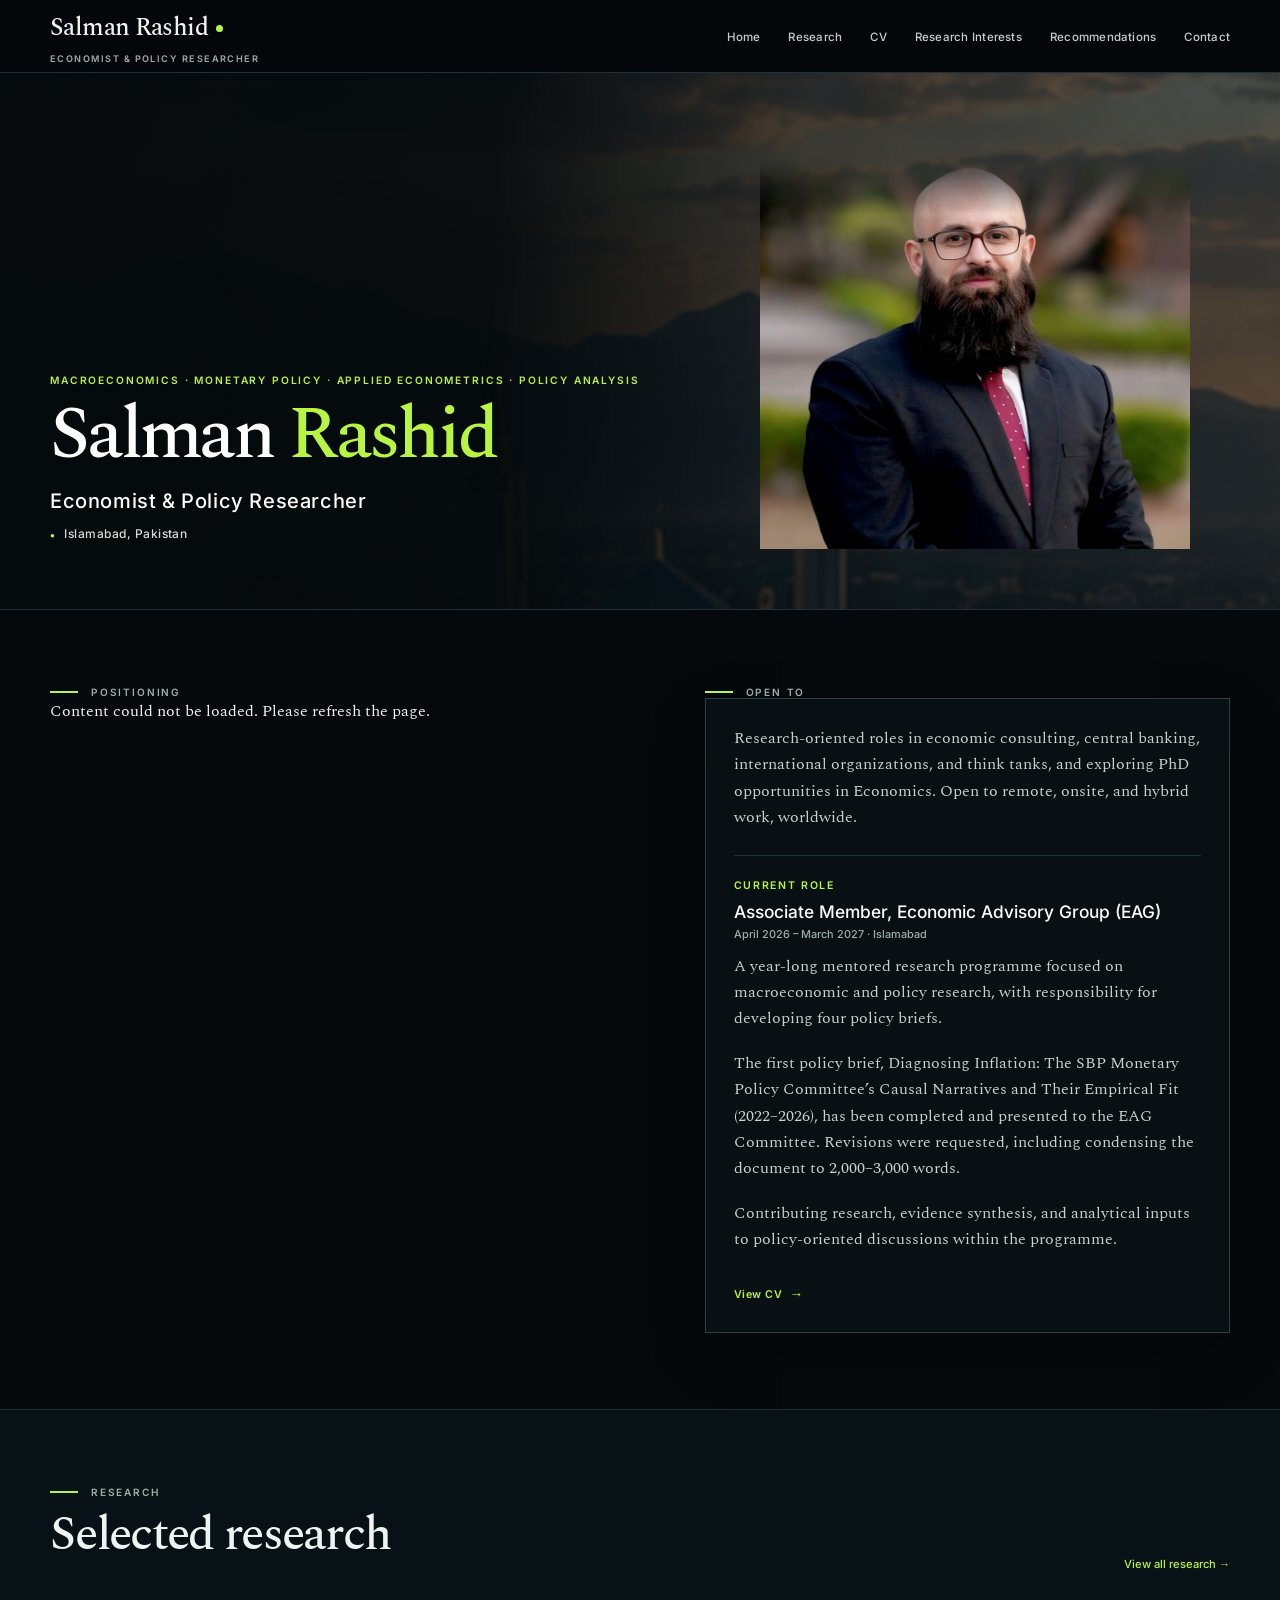
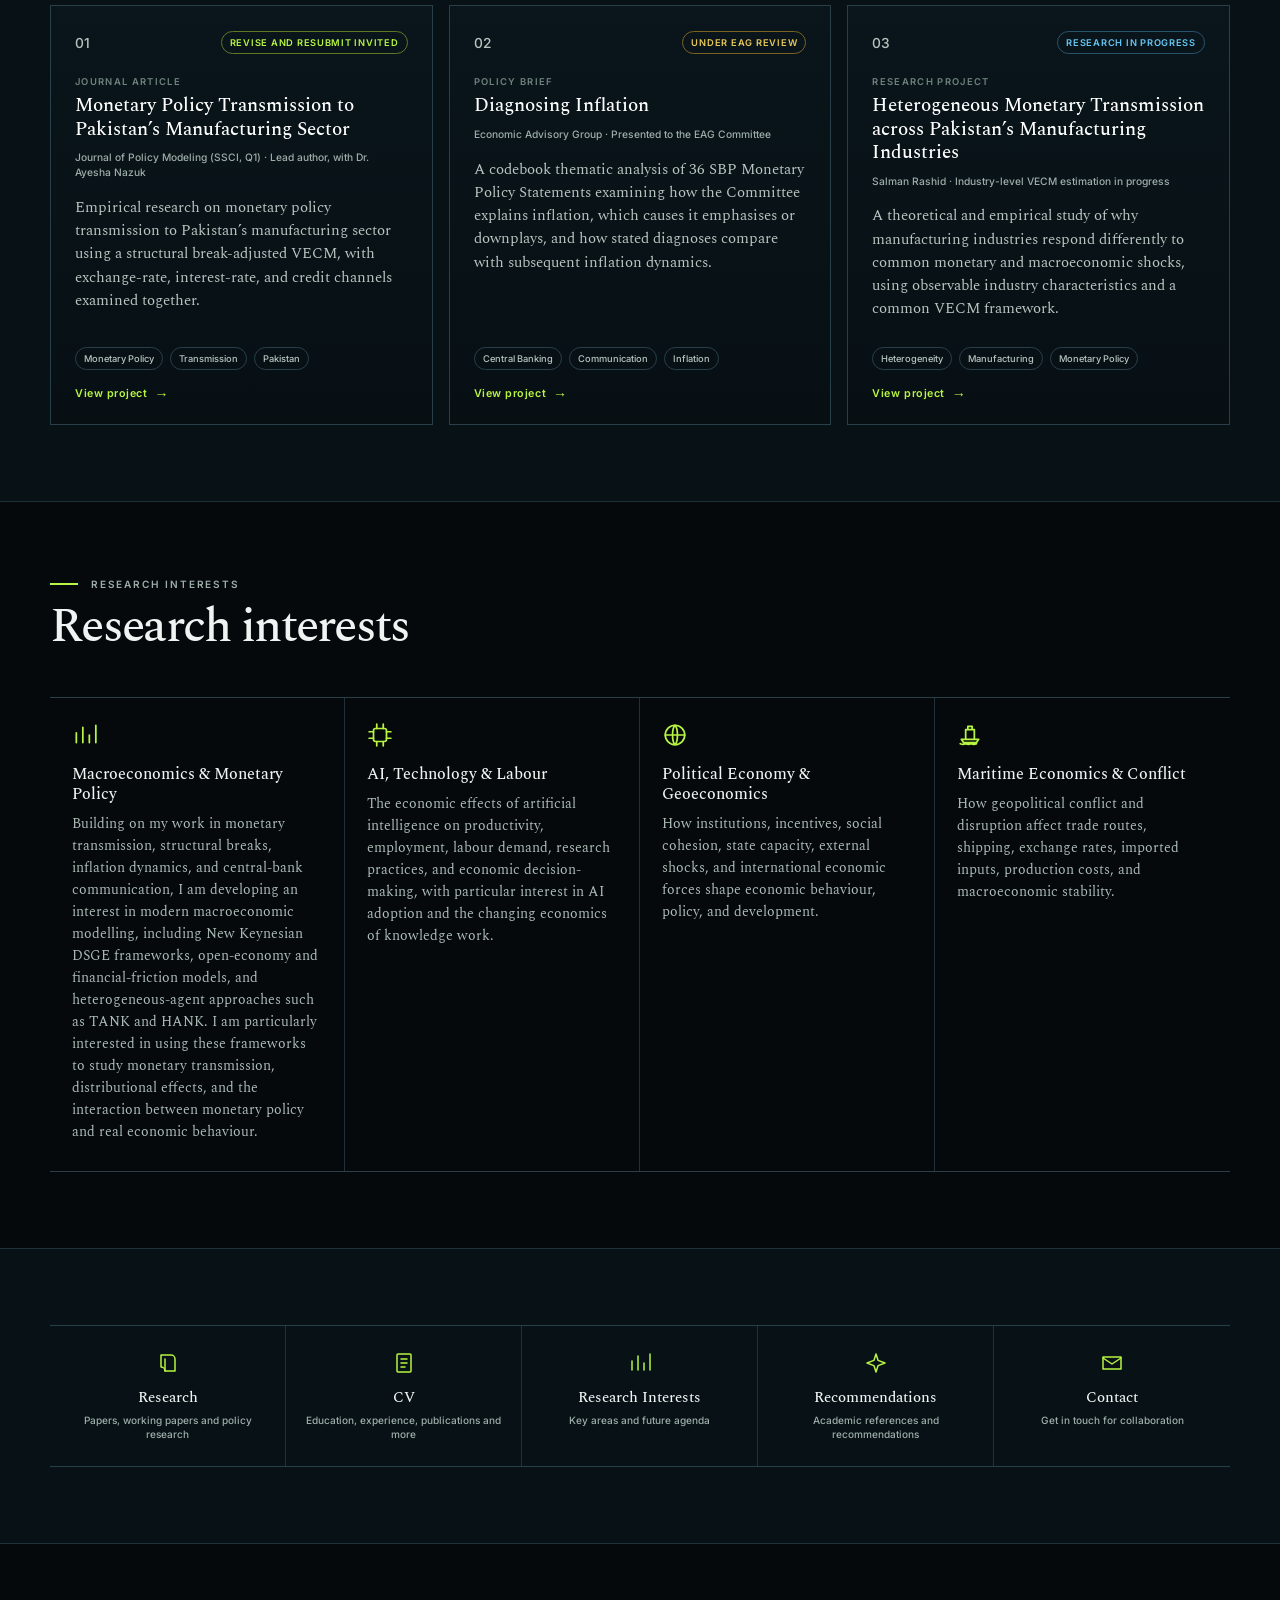
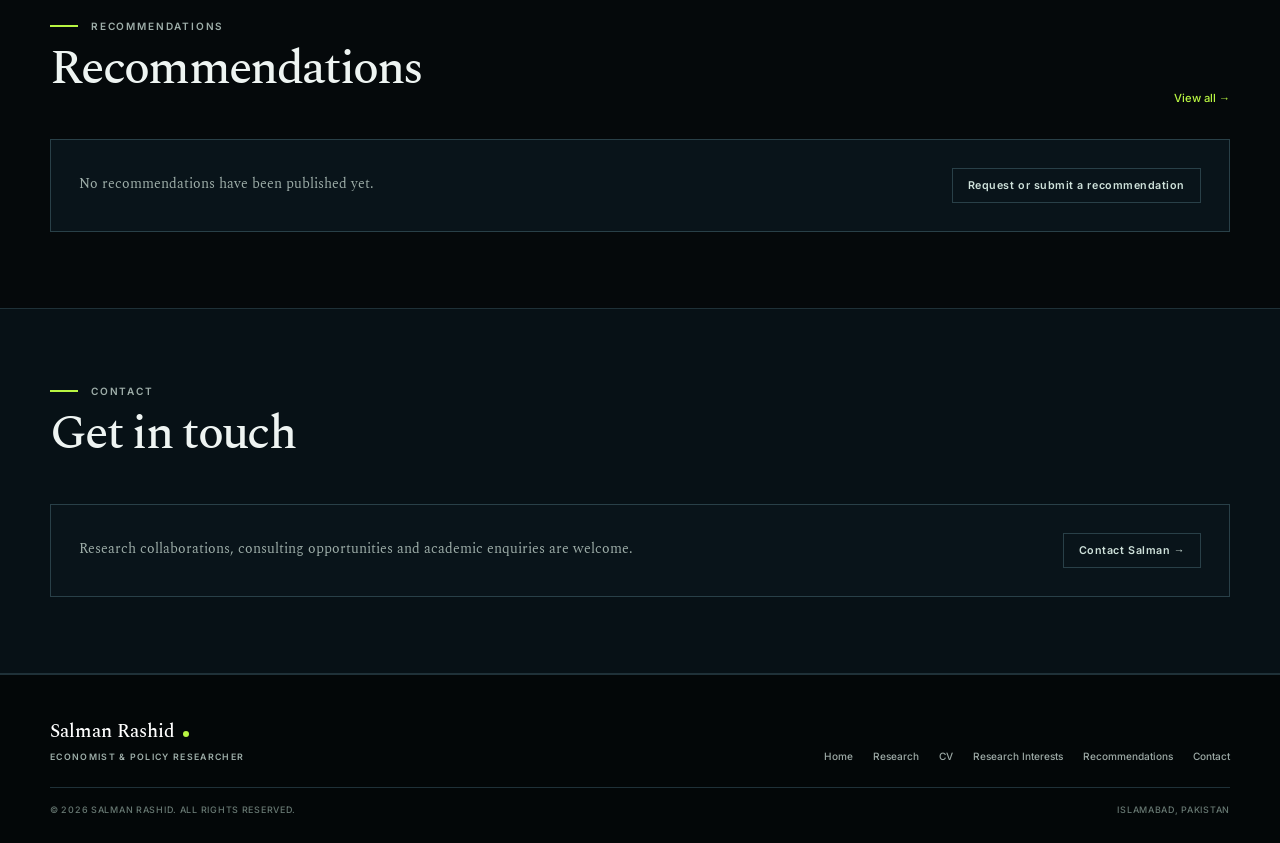
<file: index.html>
<!doctype html><html lang="en"><head><meta charset="UTF-8"><meta name="viewport" content="width=device-width, initial-scale=1.0"><link rel="stylesheet" href="css/style.css"><script defer src="js/main.js"></script><title>Salman Rashid | Economist &amp; Policy Researcher</title><meta name="description" content="Salman Rashid, economist and policy researcher based in Islamabad, working on macroeconomics, monetary policy, econometrics and policy research."></head><body data-page="home"><header class="site-header"><div class="wrap header-inner"><a class="brand" href="index.html"><span class="brand-name">Salman Rashid</span><span class="brand-sub">ECONOMIST &amp; POLICY RESEARCHER</span></a><button class="nav-toggle" aria-label="Toggle navigation" aria-expanded="false">Menu</button><nav class="main-nav" aria-label="Primary navigation"><ul><li><a href="index.html">Home</a></li><li><a href="research.html">Research</a></li><li><a href="cv.html">CV</a></li><li><a href="index.html#research-interests">Research Interests</a></li><li><a href="recommendations.html">Recommendations</a></li><li><a href="contact.html">Contact</a></li></ul></nav></div></header><main>
<section class="hero"><div class="wrap hero-grid"><div class="hero-copy"><div class="eyebrow" id="hero-kicker">Macroeconomics · Monetary Policy · Applied Econometrics · Policy Analysis</div><h1 id="hero-name">Salman <em>Rashid</em></h1><p class="hero-role" id="hero-role">Economist &amp; Policy Researcher</p><p class="hero-location" id="hero-location">Islamabad, Pakistan</p></div><figure class="hero-photo"><img src="assets/images/portrait.jpg" alt="Professional portrait of Salman Rashid"></figure></div></section>
<section class="section"><div class="wrap positioning"><div><div class="section-label">Positioning</div><div id="positioning-body" class="positioning-copy" data-loading><p>Loading…</p></div></div><div class="open-to"><div class="section-label">Open to</div><div class="open-panel"><p id="open-to">Loading…</p><div class="current-role"><h3>Current role</h3><div class="current-role-title" id="eag-title">Associate Member, Economic Advisory Group (EAG)</div><div class="current-role-date" id="eag-date">April 2026 – March 2027 · Islamabad</div><p class="current-role-copy" id="eag-summary"></p><p class="current-role-copy" id="eag-brief"></p><p class="current-role-copy" id="eag-work"></p><a class="text-link" href="cv.html">View CV <span class="arrow">→</span></a></div></div></div></div></section>
<section class="section alt"><div class="wrap"><div class="section-head"><div><div class="section-label">Research</div><h2>Selected research</h2></div><a class="small-link" href="research.html">View all research →</a></div><div id="research-grid" class="projects-grid" data-loading></div></div></section>
<section class="section" id="research-interests"><div class="wrap"><div class="section-head"><div><div class="section-label">Research Interests</div><h2>Research interests</h2></div></div><div id="interest-grid" class="interest-grid" data-loading></div></div></section>
<section class="section alt"><div class="wrap"><div class="quick-grid"><a class="quick-card" href="research.html"><div class="quick-icon"><svg viewBox="0 0 24 24" aria-hidden="true"><path d="M5 4h10a4 4 0 0 1 4 4v12H9a4 4 0 0 0-4-4z"/><path d="M9 20V8"/></svg></div><h3>Research</h3><p>Papers, working papers and policy research</p></a><a class="quick-card" href="cv.html"><div class="quick-icon"><svg viewBox="0 0 24 24" aria-hidden="true"><rect x="5" y="3" width="14" height="18" rx="1"/><path d="M9 8h6M9 12h6M9 16h4"/></svg></div><h3>CV</h3><p>Education, experience, publications and more</p></a><a class="quick-card" href="index.html#research-interests"><div class="quick-icon"><svg viewBox="0 0 24 24" aria-hidden="true"><path d="M4 19V10M10 19V5M16 19v-7M22 19V3"/></svg></div><h3>Research Interests</h3><p>Key areas and future agenda</p></a><a class="quick-card" href="recommendations.html"><div class="quick-icon"><svg viewBox="0 0 24 24" aria-hidden="true"><path d="m12 3 2.1 6.4L21 12l-6.9 2.6L12 21l-2.1-6.4L3 12l6.9-2.6z"/></svg></div><h3>Recommendations</h3><p>Academic references and recommendations</p></a><a class="quick-card" href="contact.html"><div class="quick-icon"><svg viewBox="0 0 24 24" aria-hidden="true"><path d="M3 6h18v12H3z"/><path d="m3 7 9 6 9-6"/></svg></div><h3>Contact</h3><p>Get in touch for collaboration</p></a></div></div></section>
<section class="section"><div class="wrap"><div class="section-head"><div><div class="section-label">Recommendations</div><h2>Recommendations</h2></div><a class="small-link" href="recommendations.html">View all →</a></div><div id="recommendation-block" data-loading></div></div></section>
<section class="section alt"><div class="wrap"><div class="section-head"><div><div class="section-label">Contact</div><h2>Get in touch</h2></div></div><div class="empty-recs"><p>Research collaborations, consulting opportunities and academic enquiries are welcome.</p><a class="button button-outline" href="contact.html">Contact Salman →</a></div></div></section>
</main><footer class="site-footer"><div class="wrap footer-row"><div><div class="footer-name">Salman Rashid</div><div class="footer-role">ECONOMIST &amp; POLICY RESEARCHER</div></div><div class="footer-links"><a href="index.html">Home</a><a href="research.html">Research</a><a href="cv.html">CV</a><a href="index.html#research-interests">Research Interests</a><a href="recommendations.html">Recommendations</a><a href="contact.html">Contact</a></div></div><div class="wrap footer-bottom"><span>© 2026 Salman Rashid. All rights reserved.</span><span>Islamabad, Pakistan</span></div></footer></body></html>
</file>
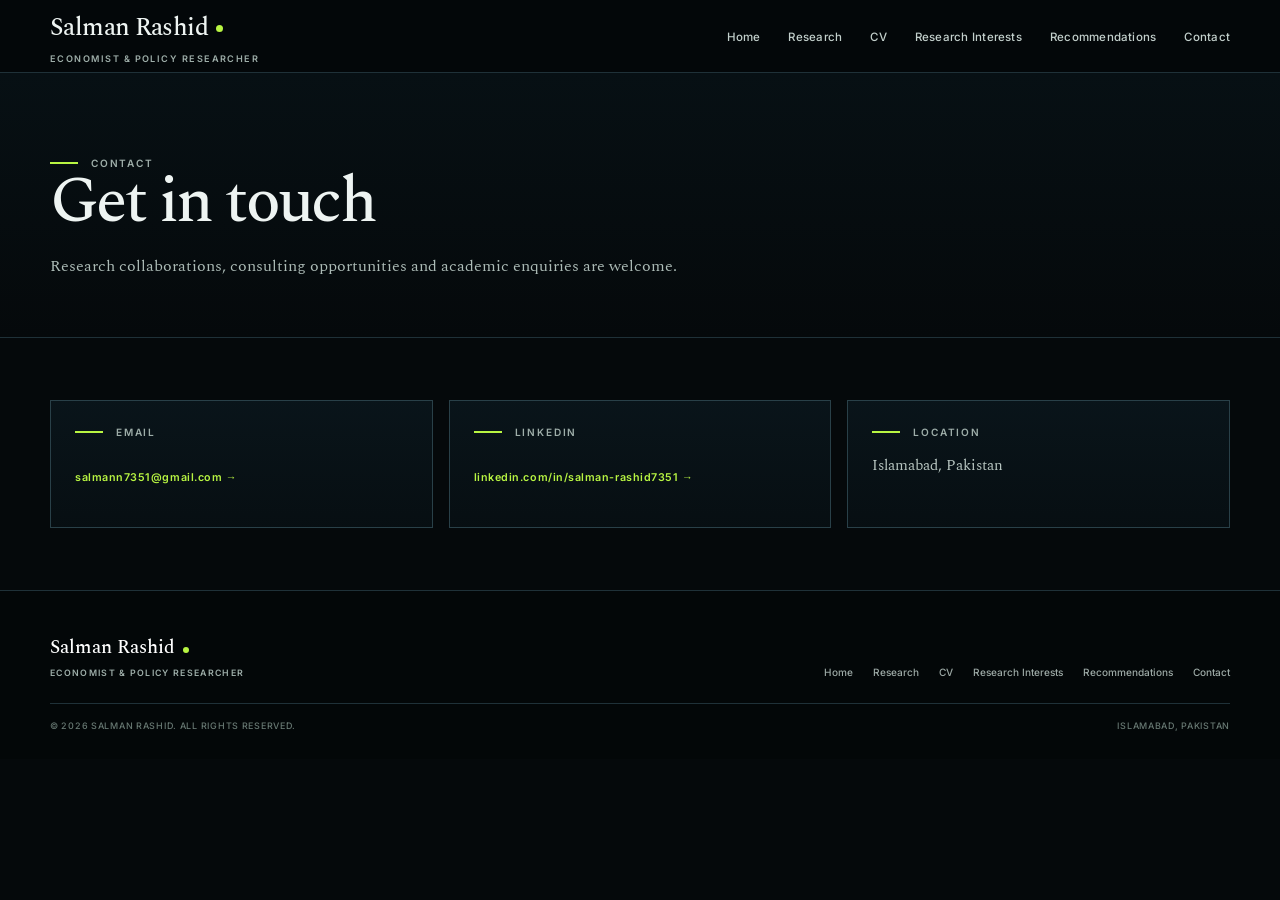
<file: contact.html>
<!doctype html><html lang="en"><head><meta charset="UTF-8"><meta name="viewport" content="width=device-width, initial-scale=1.0"><link rel="stylesheet" href="css/style.css"><script defer src="js/main.js"></script><title>Contact | Salman Rashid</title><meta name="description" content="Contact Salman Rashid for research collaborations, consulting opportunities and academic enquiries."></head><body><header class="site-header"><div class="wrap header-inner"><a class="brand" href="index.html"><span class="brand-name">Salman Rashid</span><span class="brand-sub">ECONOMIST &amp; POLICY RESEARCHER</span></a><button class="nav-toggle" aria-label="Toggle navigation" aria-expanded="false">Menu</button><nav class="main-nav" aria-label="Primary navigation"><ul><li><a href="index.html">Home</a></li><li><a href="research.html">Research</a></li><li><a href="cv.html">CV</a></li><li><a href="index.html#research-interests">Research Interests</a></li><li><a href="recommendations.html">Recommendations</a></li><li><a href="contact.html">Contact</a></li></ul></nav></div></header><main><section class="page-hero"><div class="wrap"><div class="section-label">Contact</div><h1>Get in touch</h1><p class="lede">Research collaborations, consulting opportunities and academic enquiries are welcome.</p></div></section><section class="content"><div class="wrap"><div class="contact-grid" style="display:grid;grid-template-columns:repeat(3,1fr);gap:16px"><div class="project-card" style="min-height:auto"><div class="section-label">Email</div><p><a class="text-link" href="mailto:salmann7351@gmail.com">salmann7351@gmail.com →</a></p></div><div class="project-card" style="min-height:auto"><div class="section-label">LinkedIn</div><p><a class="text-link" href="https://linkedin.com/in/salman-rashid7351" target="_blank" rel="noopener">linkedin.com/in/salman-rashid7351 →</a></p></div><div class="project-card" style="min-height:auto"><div class="section-label">Location</div><p style="color:#b9c7c2">Islamabad, Pakistan</p></div></div></div></section></main><footer class="site-footer"><div class="wrap footer-row"><div><div class="footer-name">Salman Rashid</div><div class="footer-role">ECONOMIST &amp; POLICY RESEARCHER</div></div><div class="footer-links"><a href="index.html">Home</a><a href="research.html">Research</a><a href="cv.html">CV</a><a href="index.html#research-interests">Research Interests</a><a href="recommendations.html">Recommendations</a><a href="contact.html">Contact</a></div></div><div class="wrap footer-bottom"><span>© 2026 Salman Rashid. All rights reserved.</span><span>Islamabad, Pakistan</span></div></footer></body></html>
</file>
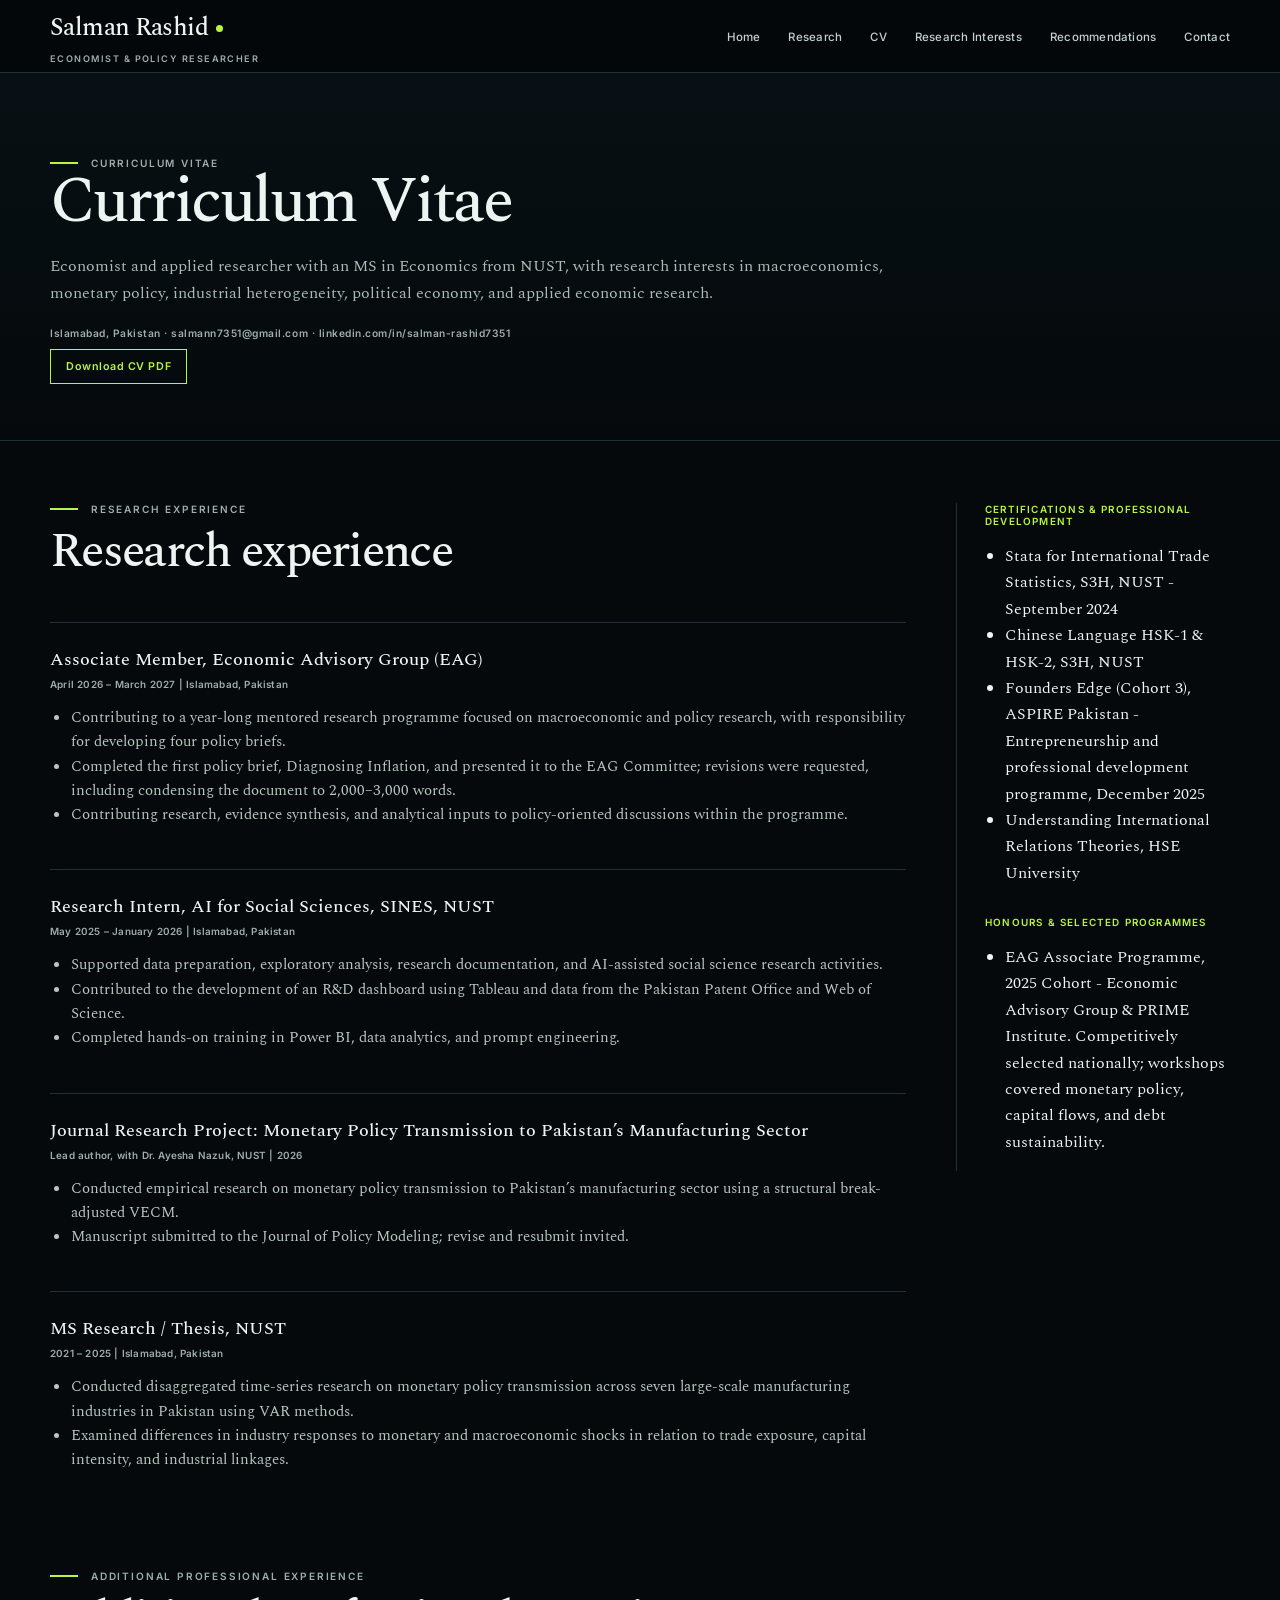
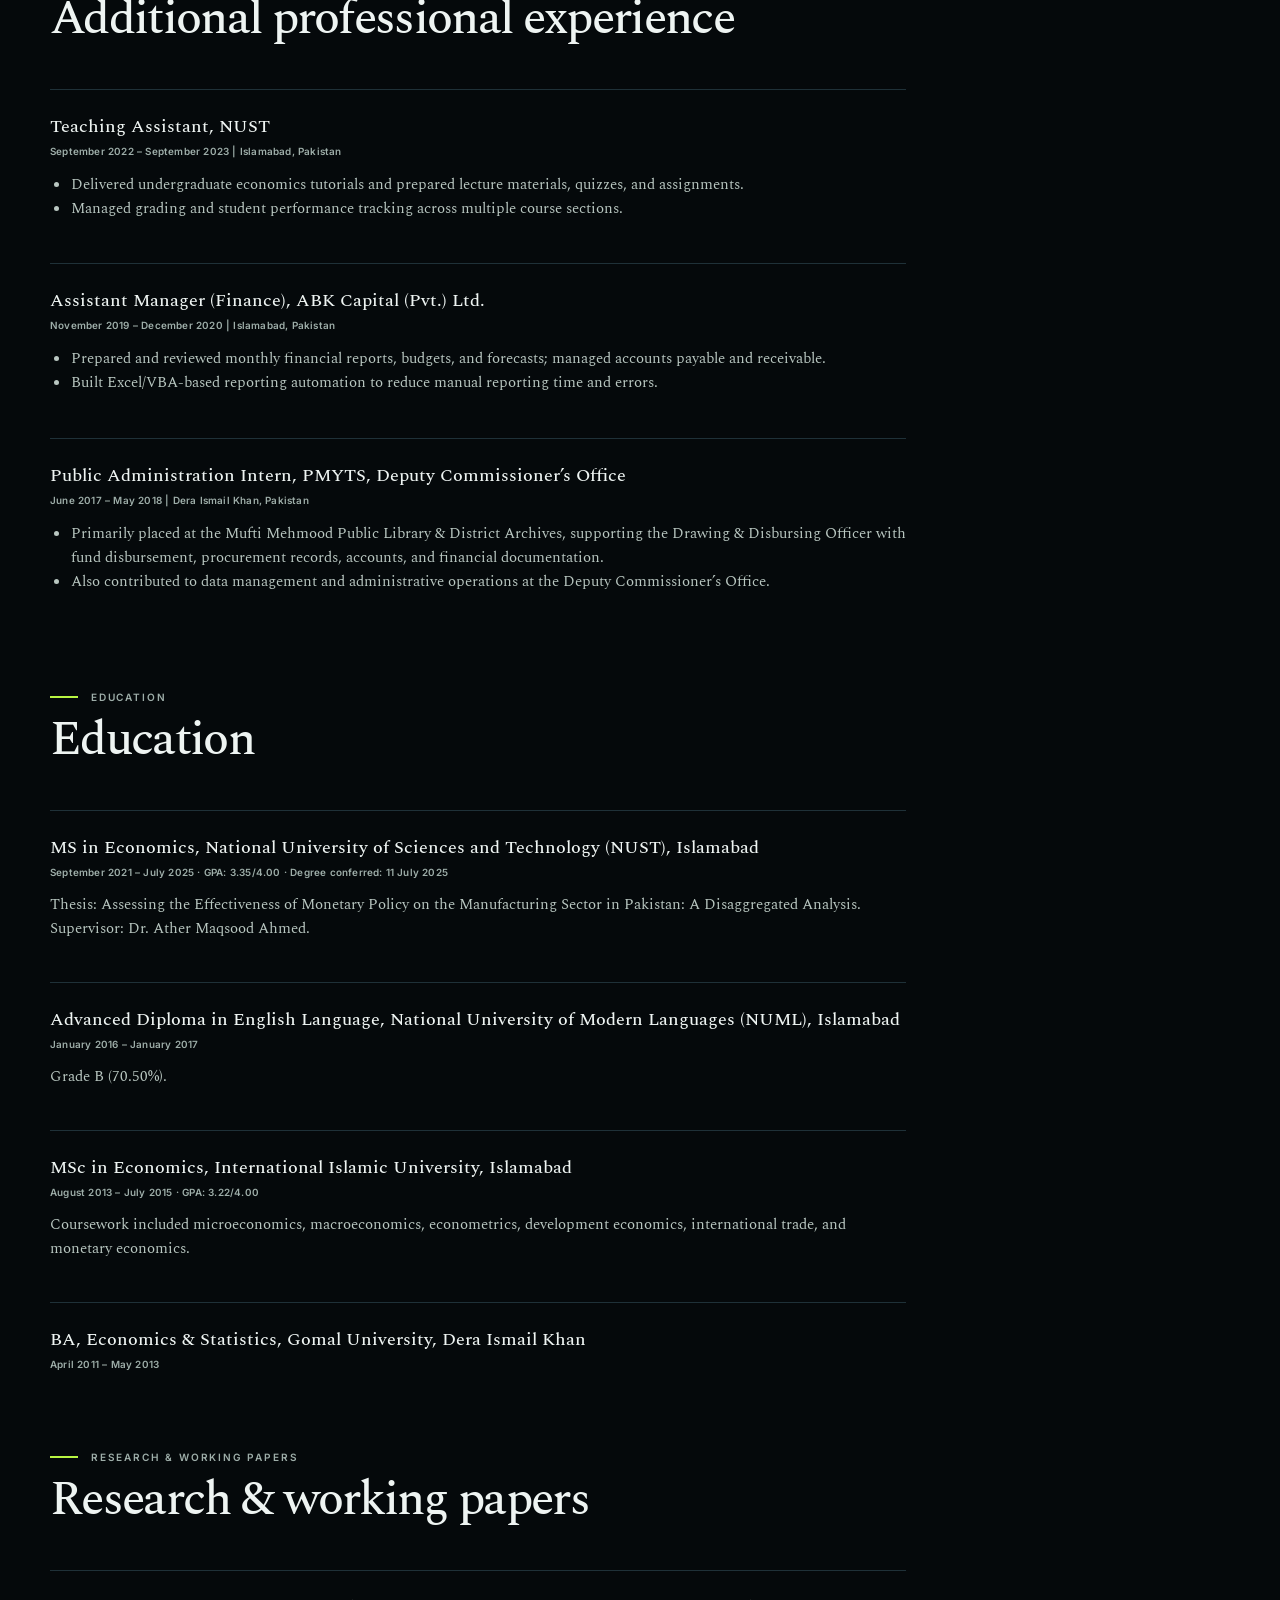
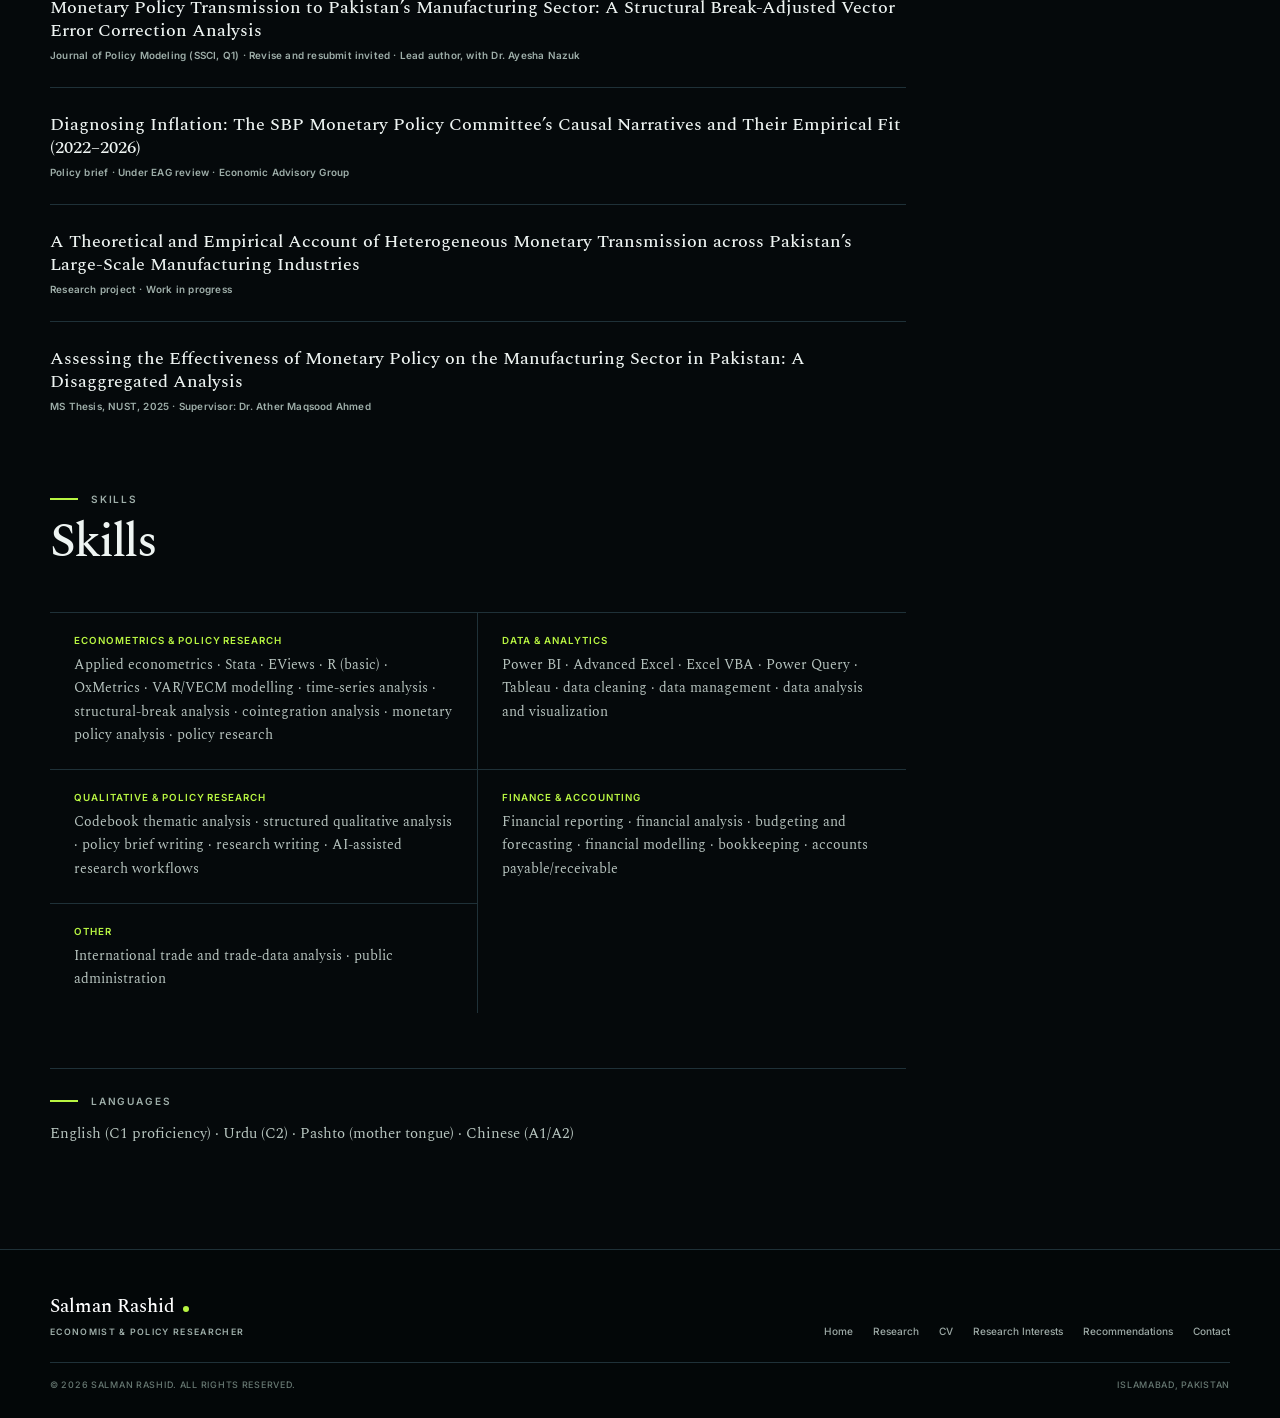
<file: cv.html>
<!doctype html><html lang="en"><head><meta charset="UTF-8"><meta name="viewport" content="width=device-width, initial-scale=1.0"><link rel="stylesheet" href="css/style.css"><script defer src="js/main.js"></script><title>CV | Salman Rashid</title><meta name="description" content="Curriculum vitae of Salman Rashid, economist and policy researcher."></head><body data-page="cv"><header class="site-header"><div class="wrap header-inner"><a class="brand" href="index.html"><span class="brand-name">Salman Rashid</span><span class="brand-sub">ECONOMIST &amp; POLICY RESEARCHER</span></a><button class="nav-toggle" aria-label="Toggle navigation" aria-expanded="false">Menu</button><nav class="main-nav" aria-label="Primary navigation"><ul><li><a href="index.html">Home</a></li><li><a href="research.html">Research</a></li><li><a href="cv.html">CV</a></li><li><a href="index.html#research-interests">Research Interests</a></li><li><a href="recommendations.html">Recommendations</a></li><li><a href="contact.html">Contact</a></li></ul></nav></div></header><main><section class="page-hero"><div class="wrap"><div class="section-label">Curriculum Vitae</div><h1>Curriculum Vitae</h1><p class="lede" id="cv-summary" data-loading>Loading…</p><div class="page-meta">Islamabad, Pakistan · <a href="mailto:salmann7351@gmail.com">salmann7351@gmail.com</a> · <a href="https://linkedin.com/in/salman-rashid7351" target="_blank" rel="noopener">linkedin.com/in/salman-rashid7351</a></div><a class="button cv-download" href="assets/cv/Salman_Rashid_CV.pdf" target="_blank" rel="noopener">Download CV PDF</a></div></section><section class="content"><div class="wrap cv-grid"><div>
<div class="section-head"><div><div class="section-label">Research Experience</div><h2>Research experience</h2></div></div><div id="cv-research-experience"></div>
<div class="section-head" style="margin-top:55px"><div><div class="section-label">Additional Professional Experience</div><h2>Additional professional experience</h2></div></div><div id="cv-additional"></div>
<div class="section-head" style="margin-top:55px"><div><div class="section-label">Education</div><h2>Education</h2></div></div><div id="cv-education"></div>
<div class="section-head" style="margin-top:55px"><div><div class="section-label">Research &amp; Working Papers</div><h2>Research &amp; working papers</h2></div></div><div id="cv-outputs"></div>
<div class="section-head" style="margin-top:55px"><div><div class="section-label">Skills</div><h2>Skills</h2></div></div><div id="cv-skills" class="skills-grid"></div>
<div class="cv-entry" style="margin-top:55px"><div class="section-label">Languages</div><p id="cv-languages"></p></div>
</div><aside class="cv-side"><h3>Certifications &amp; Professional Development</h3><ul id="cv-certs" class="list-clean"></ul><h3 style="margin-top:30px">Honours &amp; Selected Programmes</h3><ul id="cv-honours" class="list-clean"></ul></aside></div></section></main><footer class="site-footer"><div class="wrap footer-row"><div><div class="footer-name">Salman Rashid</div><div class="footer-role">ECONOMIST &amp; POLICY RESEARCHER</div></div><div class="footer-links"><a href="index.html">Home</a><a href="research.html">Research</a><a href="cv.html">CV</a><a href="index.html#research-interests">Research Interests</a><a href="recommendations.html">Recommendations</a><a href="contact.html">Contact</a></div></div><div class="wrap footer-bottom"><span>© 2026 Salman Rashid. All rights reserved.</span><span>Islamabad, Pakistan</span></div></footer></body></html>
</file>
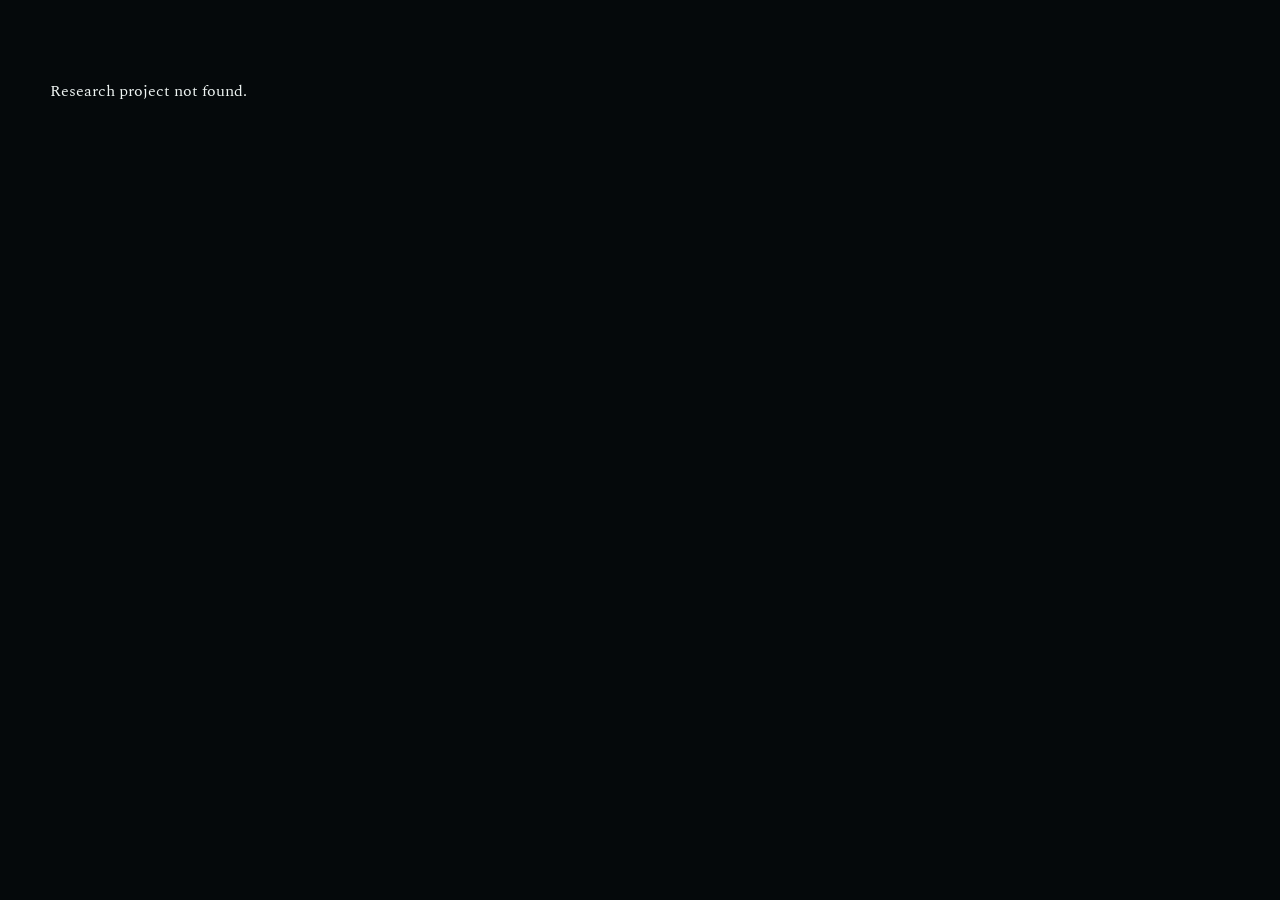
<file: project.html>
<!doctype html><html lang="en"><head><meta charset="UTF-8"><meta name="viewport" content="width=device-width, initial-scale=1.0"><link rel="stylesheet" href="css/style.css"><script defer src="js/main.js"></script><title>Research Project | Salman Rashid</title><meta name="description" content="Research project by Salman Rashid."></head><body data-page="project"><div id="project-shell"><header class="site-header"><div class="wrap header-inner"><a class="brand" href="index.html"><span class="brand-name">Salman Rashid</span><span class="brand-sub">ECONOMIST &amp; POLICY RESEARCHER</span></a><nav class="main-nav" style="display:block"><ul><li><a href="index.html">Home</a></li><li><a href="research.html" aria-current="page">Research</a></li><li><a href="cv.html">CV</a></li><li><a href="index.html#research-interests">Research Interests</a></li><li><a href="recommendations.html">Recommendations</a></li><li><a href="contact.html">Contact</a></li></ul></nav></div></header><main><section class="page-hero"><div class="wrap"><div class="section-label" id="project-status">Research project</div><h1 id="project-title">Loading…</h1><div class="page-meta" id="project-meta"></div></div></section><div class="wrap content"><article id="project-body" class="paper"></article></div></main><footer class="site-footer"><div class="wrap footer-row"><div><div class="footer-name">Salman Rashid</div><div class="footer-role">ECONOMIST &amp; POLICY RESEARCHER</div></div><div class="footer-links"><a href="index.html">Home</a><a href="research.html">Research</a><a href="cv.html">CV</a><a href="index.html#research-interests">Research Interests</a><a href="recommendations.html">Recommendations</a><a href="contact.html">Contact</a></div></div><div class="wrap footer-bottom"><span>© 2026 Salman Rashid. All rights reserved.</span><span>Islamabad, Pakistan</span></div></footer></div></body></html>
</file>
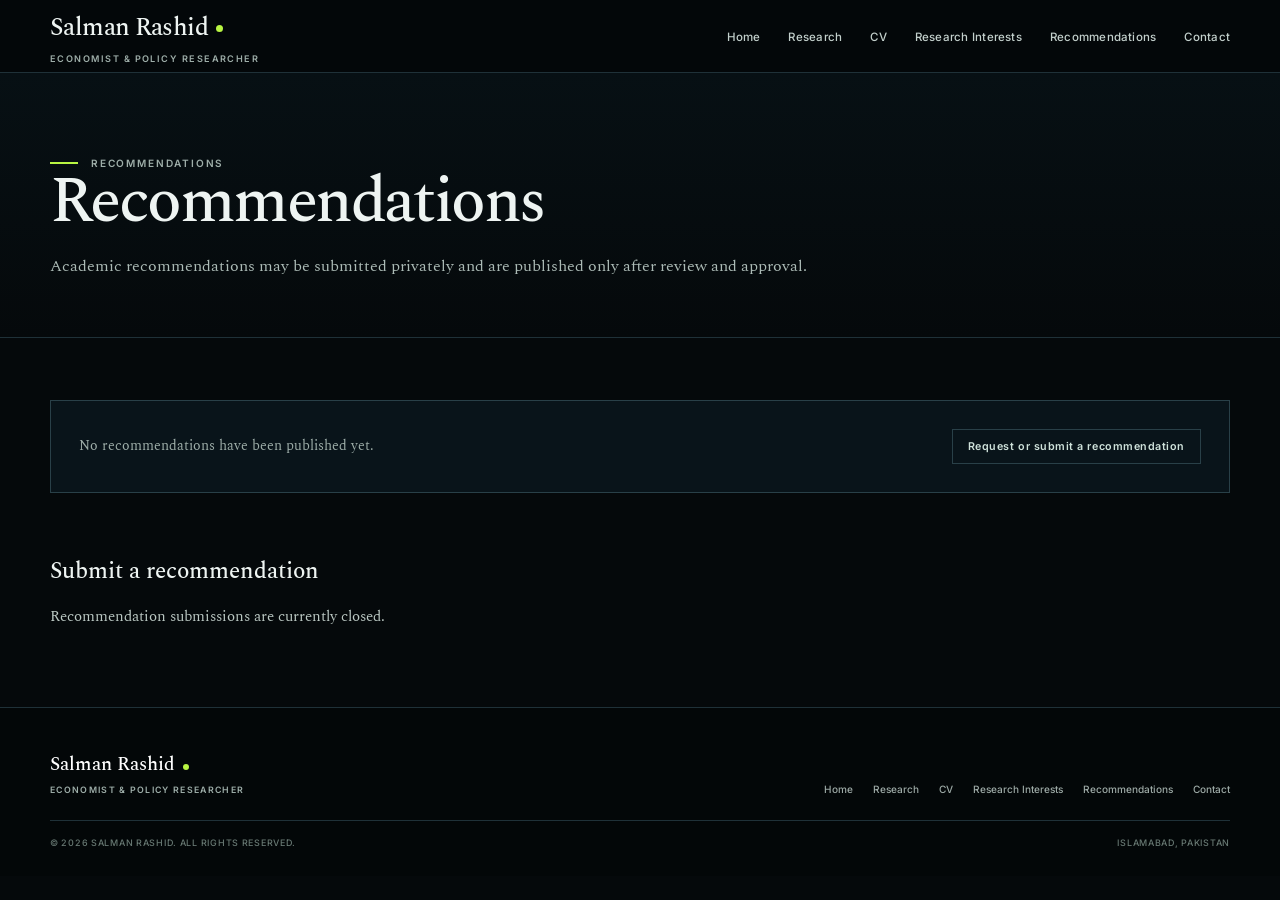
<file: recommendations.html>
<!doctype html><html lang="en"><head><meta charset="UTF-8"><meta name="viewport" content="width=device-width, initial-scale=1.0"><link rel="stylesheet" href="css/style.css"><script defer src="js/main.js"></script><title>Recommendations | Salman Rashid</title><meta name="description" content="Academic recommendations and references for Salman Rashid."></head><body data-page="recommendations"><header class="site-header"><div class="wrap header-inner"><a class="brand" href="index.html"><span class="brand-name">Salman Rashid</span><span class="brand-sub">ECONOMIST &amp; POLICY RESEARCHER</span></a><button class="nav-toggle" aria-label="Toggle navigation" aria-expanded="false">Menu</button><nav class="main-nav" aria-label="Primary navigation"><ul><li><a href="index.html">Home</a></li><li><a href="research.html">Research</a></li><li><a href="cv.html">CV</a></li><li><a href="index.html#research-interests">Research Interests</a></li><li><a href="recommendations.html">Recommendations</a></li><li><a href="contact.html">Contact</a></li></ul></nav></div></header><main><section class="page-hero"><div class="wrap"><div class="section-label">Recommendations</div><h1>Recommendations</h1><p class="lede">Academic recommendations may be submitted privately and are published only after review and approval.</p></div></section><section class="content"><div class="wrap"><div id="recommendation-public"></div><div class="paper" style="margin-top:60px"><h2>Submit a recommendation</h2><p id="recommendation-closed">Recommendation submissions are currently closed.</p><form id="recommendation-form" class="recommendation-form" hidden><div class="form-grid"><div class="field"><label for="name">Name *</label><input id="name" name="name" required></div><div class="field"><label for="email">Email *</label><input id="email" name="email" type="email" required></div></div><div class="form-grid"><div class="field"><label for="affiliation">Affiliation / Institution</label><input id="affiliation" name="affiliation"></div><div class="field"><label for="role">Title / Role</label><input id="role" name="role"></div></div><div class="field"><label for="text">Recommendation *</label><textarea id="text" name="text" required></textarea></div><div class="field"><label><input type="checkbox" name="consent" required> I confirm that I have permission for this recommendation to be considered for publication.</label></div><input type="hidden" name="startedAt" value="1791320588126"><div class="honeypot"><label>Website <input name="website" tabindex="-1" autocomplete="off"></label></div><button class="button" type="submit">Submit for review →</button><div id="rec-form-message" class="form-message" role="status"></div></form></div></div></section></main><footer class="site-footer"><div class="wrap footer-row"><div><div class="footer-name">Salman Rashid</div><div class="footer-role">ECONOMIST &amp; POLICY RESEARCHER</div></div><div class="footer-links"><a href="index.html">Home</a><a href="research.html">Research</a><a href="cv.html">CV</a><a href="index.html#research-interests">Research Interests</a><a href="recommendations.html">Recommendations</a><a href="contact.html">Contact</a></div></div><div class="wrap footer-bottom"><span>© 2026 Salman Rashid. All rights reserved.</span><span>Islamabad, Pakistan</span></div></footer></body></html>
</file>
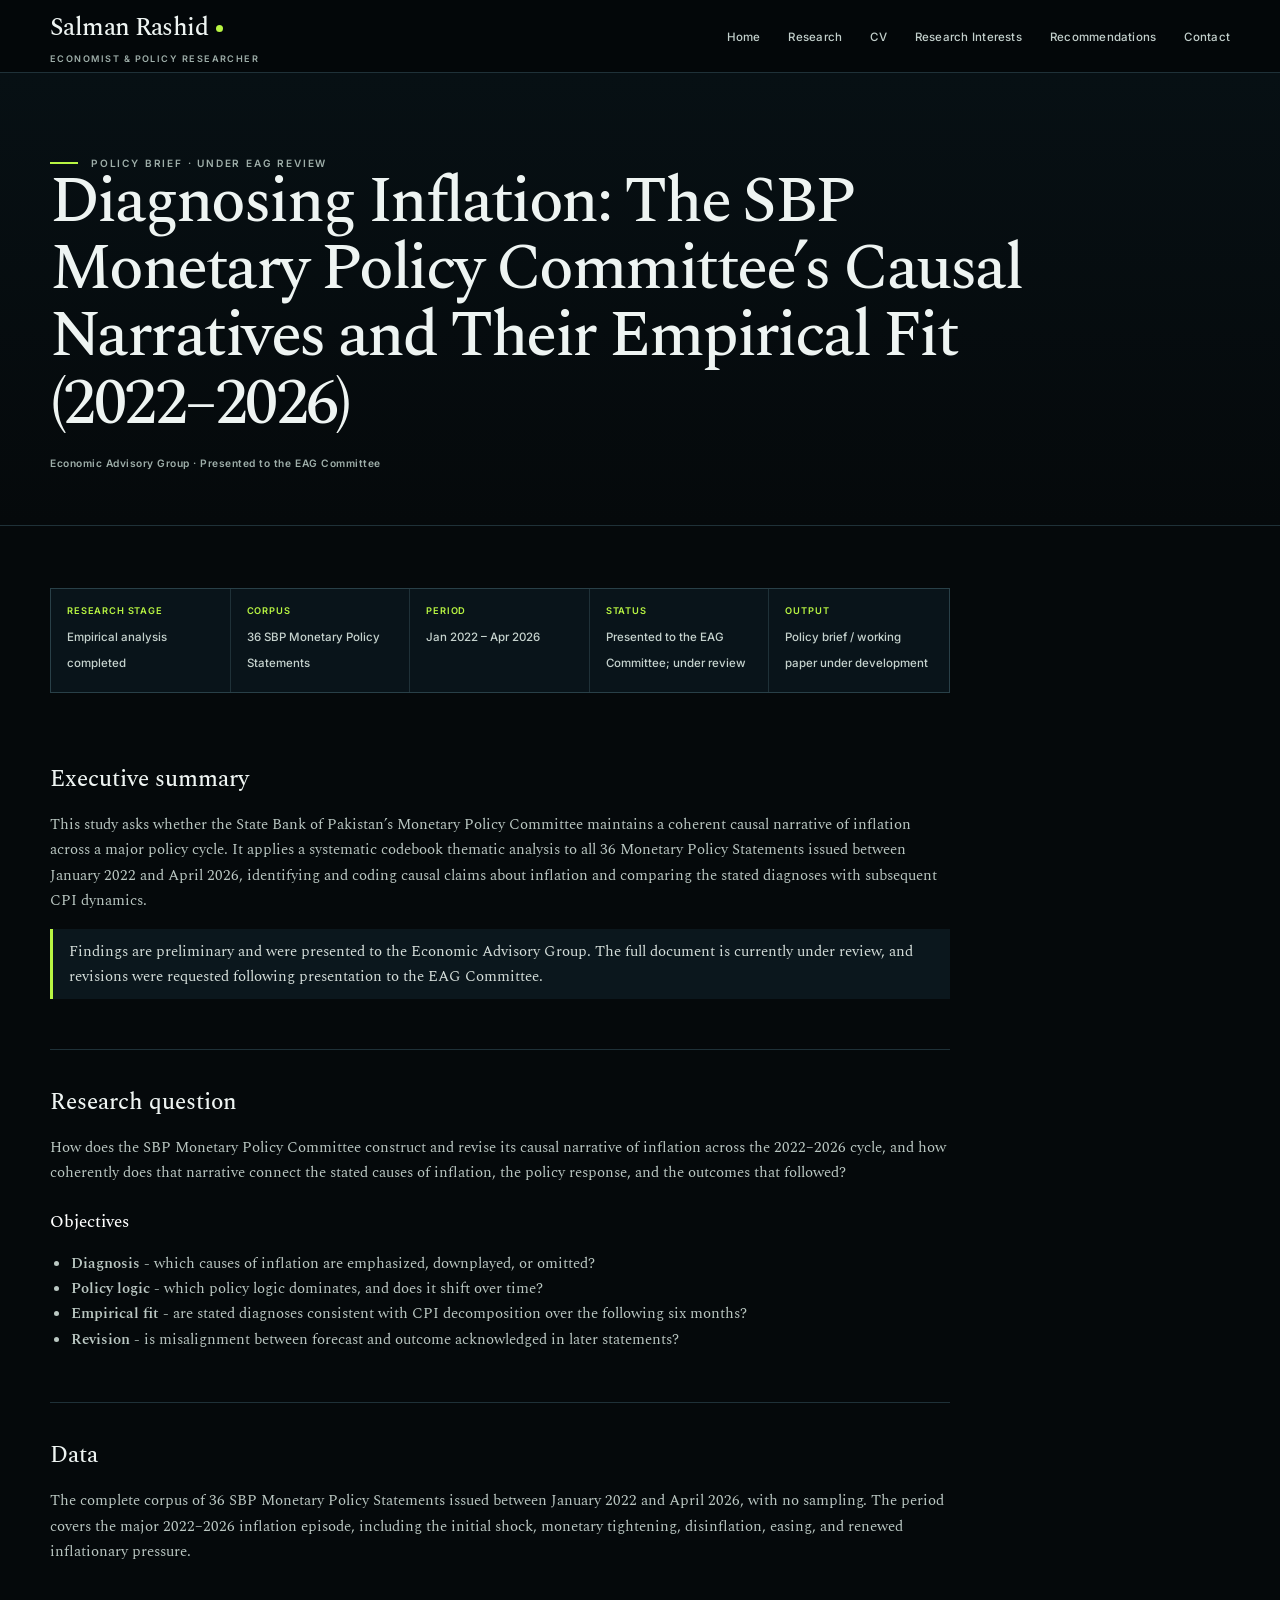
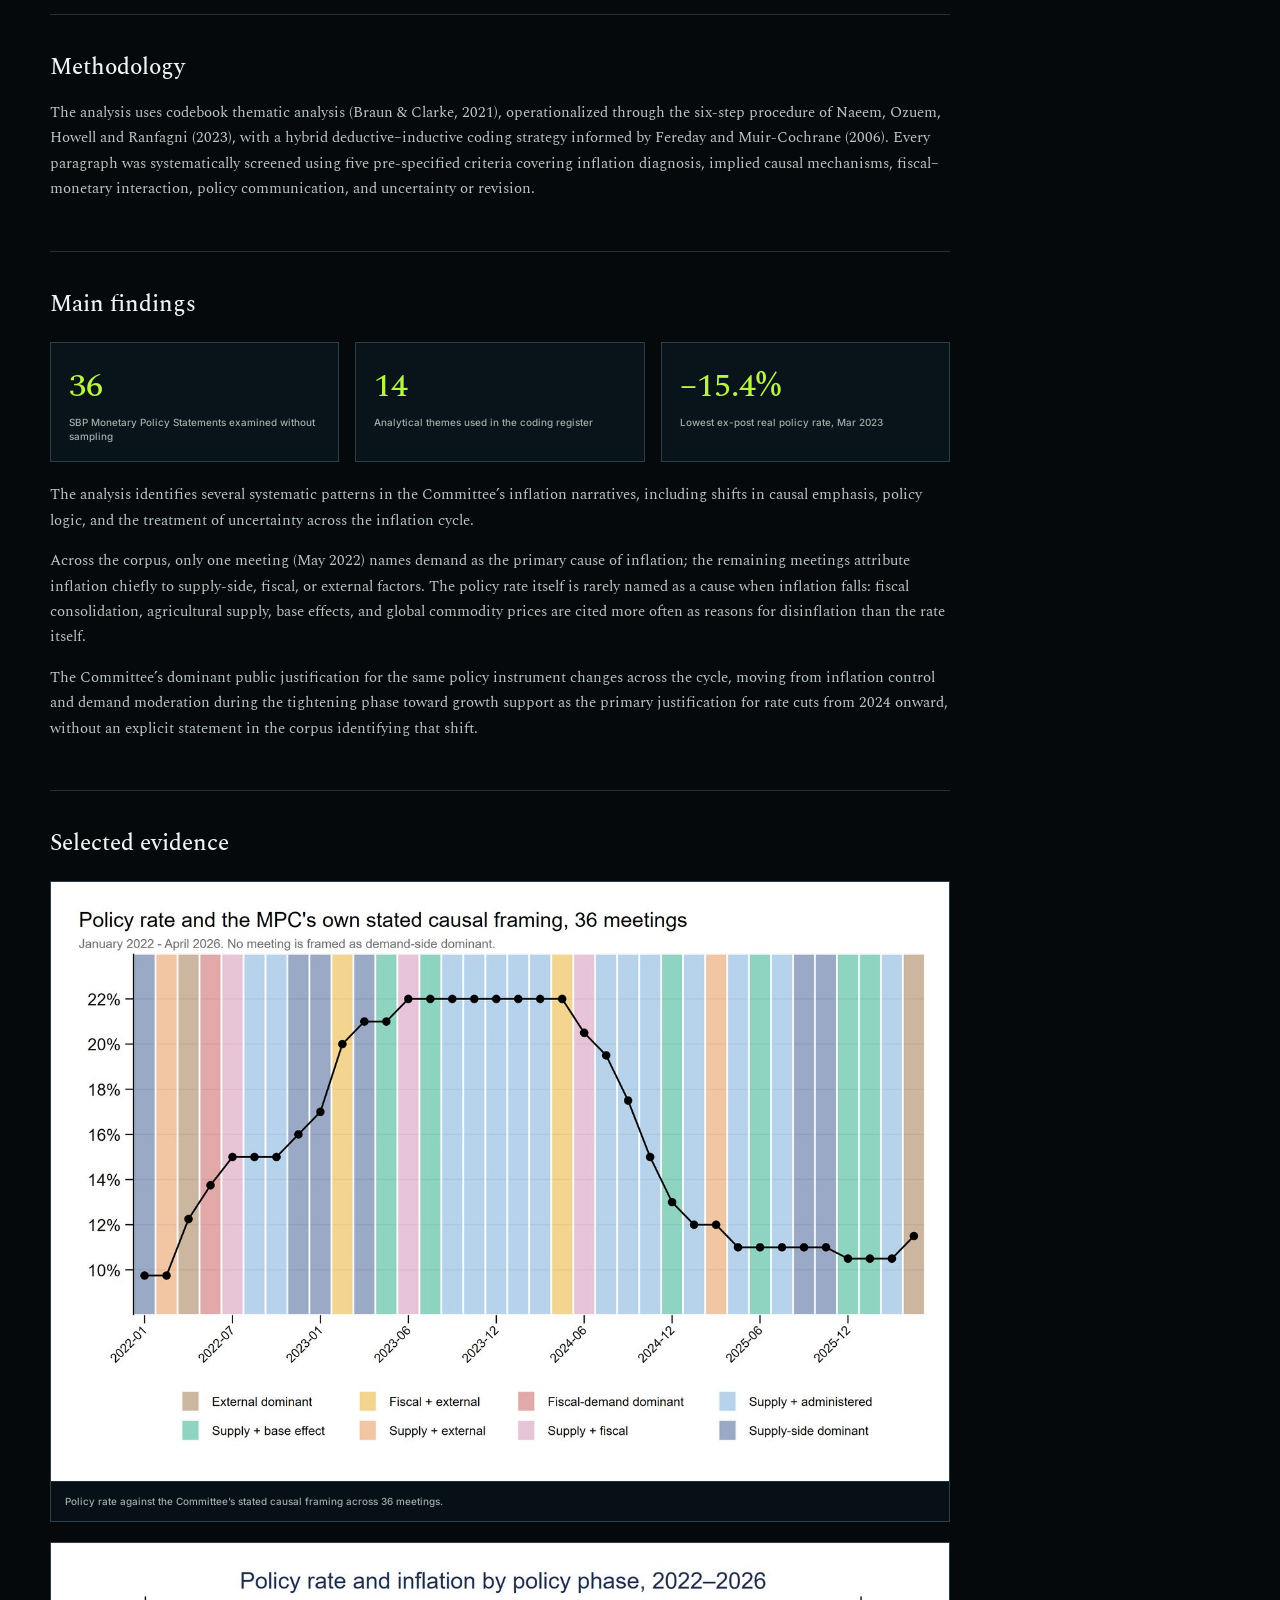
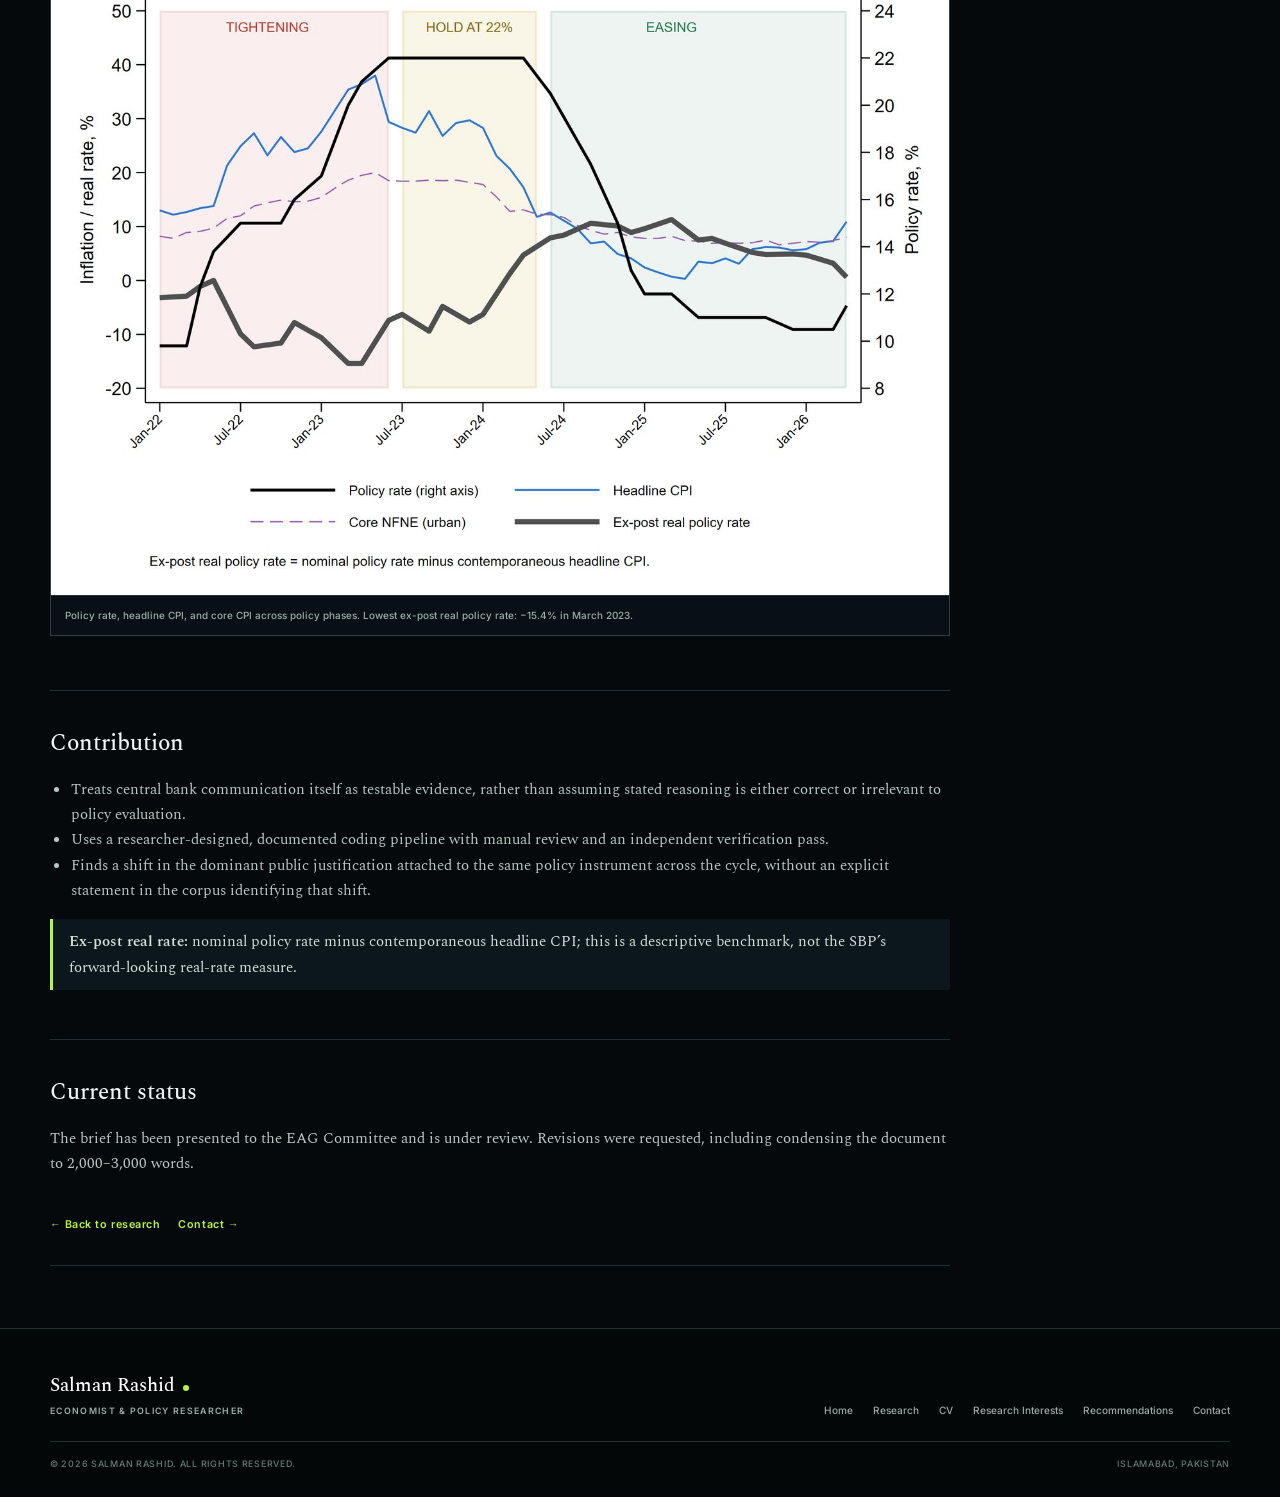
<file: research-diagnosing-inflation.html>
<!doctype html><html lang="en"><head><meta charset="UTF-8"><meta name="viewport" content="width=device-width, initial-scale=1.0"><link rel="stylesheet" href="css/style.css"><script defer src="js/main.js"></script><script defer src="js/detail-status.js"></script><title>Diagnosing Inflation | Salman Rashid</title><meta name="description" content="Diagnosing Inflation, a policy brief by Salman Rashid for the Economic Advisory Group."></head><body data-research-slug="diagnosing-inflation"><header class="site-header"><div class="wrap header-inner"><a class="brand" href="index.html"><span class="brand-name">Salman Rashid</span><span class="brand-sub">ECONOMIST &amp; POLICY RESEARCHER</span></a><button class="nav-toggle" aria-label="Toggle navigation" aria-expanded="false">Menu</button><nav class="main-nav" aria-label="Primary navigation"><ul><li><a href="index.html">Home</a></li><li><a href="research.html">Research</a></li><li><a href="cv.html">CV</a></li><li><a href="index.html#research-interests">Research Interests</a></li><li><a href="recommendations.html">Recommendations</a></li><li><a href="contact.html">Contact</a></li></ul></nav></div></header><main><section class="page-hero"><div class="wrap"><div class="section-label" id="detail-status">Policy brief · Under EAG review</div><h1>Diagnosing Inflation: The SBP Monetary Policy Committee’s Causal Narratives and Their Empirical Fit (2022–2026)</h1><div class="page-meta" id="detail-meta">Salman Rashid · Economic Advisory Group</div></div></section><div class="wrap content"><article class="paper">
<div class="stage-box"><div><strong>Research stage</strong><span>Empirical analysis completed</span></div><div><strong>Corpus</strong><span>36 SBP Monetary Policy Statements</span></div><div><strong>Period</strong><span>Jan 2022 – Apr 2026</span></div><div><strong>Status</strong><span>Presented to the EAG Committee; under review</span></div><div><strong>Output</strong><span>Policy brief / working paper under development</span></div></div>
<section><h2>Executive summary</h2><p>This study asks whether the State Bank of Pakistan’s Monetary Policy Committee maintains a coherent causal narrative of inflation across a major policy cycle. It applies a systematic codebook thematic analysis to all 36 Monetary Policy Statements issued between January 2022 and April 2026, identifying and coding causal claims about inflation and comparing the stated diagnoses with subsequent CPI dynamics.</p><p class="callout">Findings are preliminary and were presented to the Economic Advisory Group. The full document is currently under review, and revisions were requested following presentation to the EAG Committee.</p></section>
<section><h2>Research question</h2><p>How does the SBP Monetary Policy Committee construct and revise its causal narrative of inflation across the 2022–2026 cycle, and how coherently does that narrative connect the stated causes of inflation, the policy response, and the outcomes that followed?</p><h3>Objectives</h3><ul><li><strong>Diagnosis</strong> - which causes of inflation are emphasized, downplayed, or omitted?</li><li><strong>Policy logic</strong> - which policy logic dominates, and does it shift over time?</li><li><strong>Empirical fit</strong> - are stated diagnoses consistent with CPI decomposition over the following six months?</li><li><strong>Revision</strong> - is misalignment between forecast and outcome acknowledged in later statements?</li></ul></section>
<section><h2>Data</h2><p>The complete corpus of 36 SBP Monetary Policy Statements issued between January 2022 and April 2026, with no sampling. The period covers the major 2022–2026 inflation episode, including the initial shock, monetary tightening, disinflation, easing, and renewed inflationary pressure.</p></section>
<section><h2>Methodology</h2><p>The analysis uses codebook thematic analysis (Braun &amp; Clarke, 2021), operationalized through the six-step procedure of Naeem, Ozuem, Howell and Ranfagni (2023), with a hybrid deductive–inductive coding strategy informed by Fereday and Muir-Cochrane (2006). Every paragraph was systematically screened using five pre-specified criteria covering inflation diagnosis, implied causal mechanisms, fiscal–monetary interaction, policy communication, and uncertainty or revision.</p></section>
<section><h2>Main findings</h2><div class="stat-row"><div class="stat"><div class="num">36</div><div class="label">SBP Monetary Policy Statements examined without sampling</div></div><div class="stat"><div class="num">14</div><div class="label">Analytical themes used in the coding register</div></div><div class="stat"><div class="num">−15.4%</div><div class="label">Lowest ex-post real policy rate, Mar 2023</div></div></div><p>The analysis identifies several systematic patterns in the Committee’s inflation narratives, including shifts in causal emphasis, policy logic, and the treatment of uncertainty across the inflation cycle.</p><p>Across the corpus, only one meeting (May 2022) names demand as the primary cause of inflation; the remaining meetings attribute inflation chiefly to supply-side, fiscal, or external factors. The policy rate itself is rarely named as a cause when inflation falls: fiscal consolidation, agricultural supply, base effects, and global commodity prices are cited more often as reasons for disinflation than the rate itself.</p><p>The Committee’s dominant public justification for the same policy instrument changes across the cycle, moving from inflation control and demand moderation during the tightening phase toward growth support as the primary justification for rate cuts from 2024 onward, without an explicit statement in the corpus identifying that shift.</p></section>
<section><h2>Selected evidence</h2><figure class="evidence"><img src="assets/images/project2-figure-policyrate.jpg" alt="Policy rate plotted against the Committee’s stated causal framing across 36 meetings"><figcaption>Policy rate against the Committee’s stated causal framing across 36 meetings.</figcaption></figure><figure class="evidence"><img src="assets/images/project2-figure-ratephase.jpg" alt="Policy rate, headline CPI, and core CPI across policy phases"><figcaption>Policy rate, headline CPI, and core CPI across policy phases. Lowest ex-post real policy rate: −15.4% in March 2023.</figcaption></figure></section>
<section><h2>Contribution</h2><ul><li>Treats central bank communication itself as testable evidence, rather than assuming stated reasoning is either correct or irrelevant to policy evaluation.</li><li>Uses a researcher-designed, documented coding pipeline with manual review and an independent verification pass.</li><li>Finds a shift in the dominant public justification attached to the same policy instrument across the cycle, without an explicit statement in the corpus identifying that shift.</li></ul><p class="callout"><strong>Ex-post real rate:</strong> nominal policy rate minus contemporaneous headline CPI; this is a descriptive benchmark, not the SBP’s forward-looking real-rate measure.</p></section>
<section><h2>Current status</h2><p>The brief has been presented to the EAG Committee and is under review. Revisions were requested, including condensing the document to 2,000–3,000 words.</p><div class="detail-links"><a class="text-link" href="research.html">← Back to research</a><a class="text-link" href="contact.html">Contact →</a></div></section>
</article></div></main><footer class="site-footer"><div class="wrap footer-row"><div><div class="footer-name">Salman Rashid</div><div class="footer-role">ECONOMIST &amp; POLICY RESEARCHER</div></div><div class="footer-links"><a href="index.html">Home</a><a href="research.html">Research</a><a href="cv.html">CV</a><a href="index.html#research-interests">Research Interests</a><a href="recommendations.html">Recommendations</a><a href="contact.html">Contact</a></div></div><div class="wrap footer-bottom"><span>© 2026 Salman Rashid. All rights reserved.</span><span>Islamabad, Pakistan</span></div></footer></body></html>
</file>
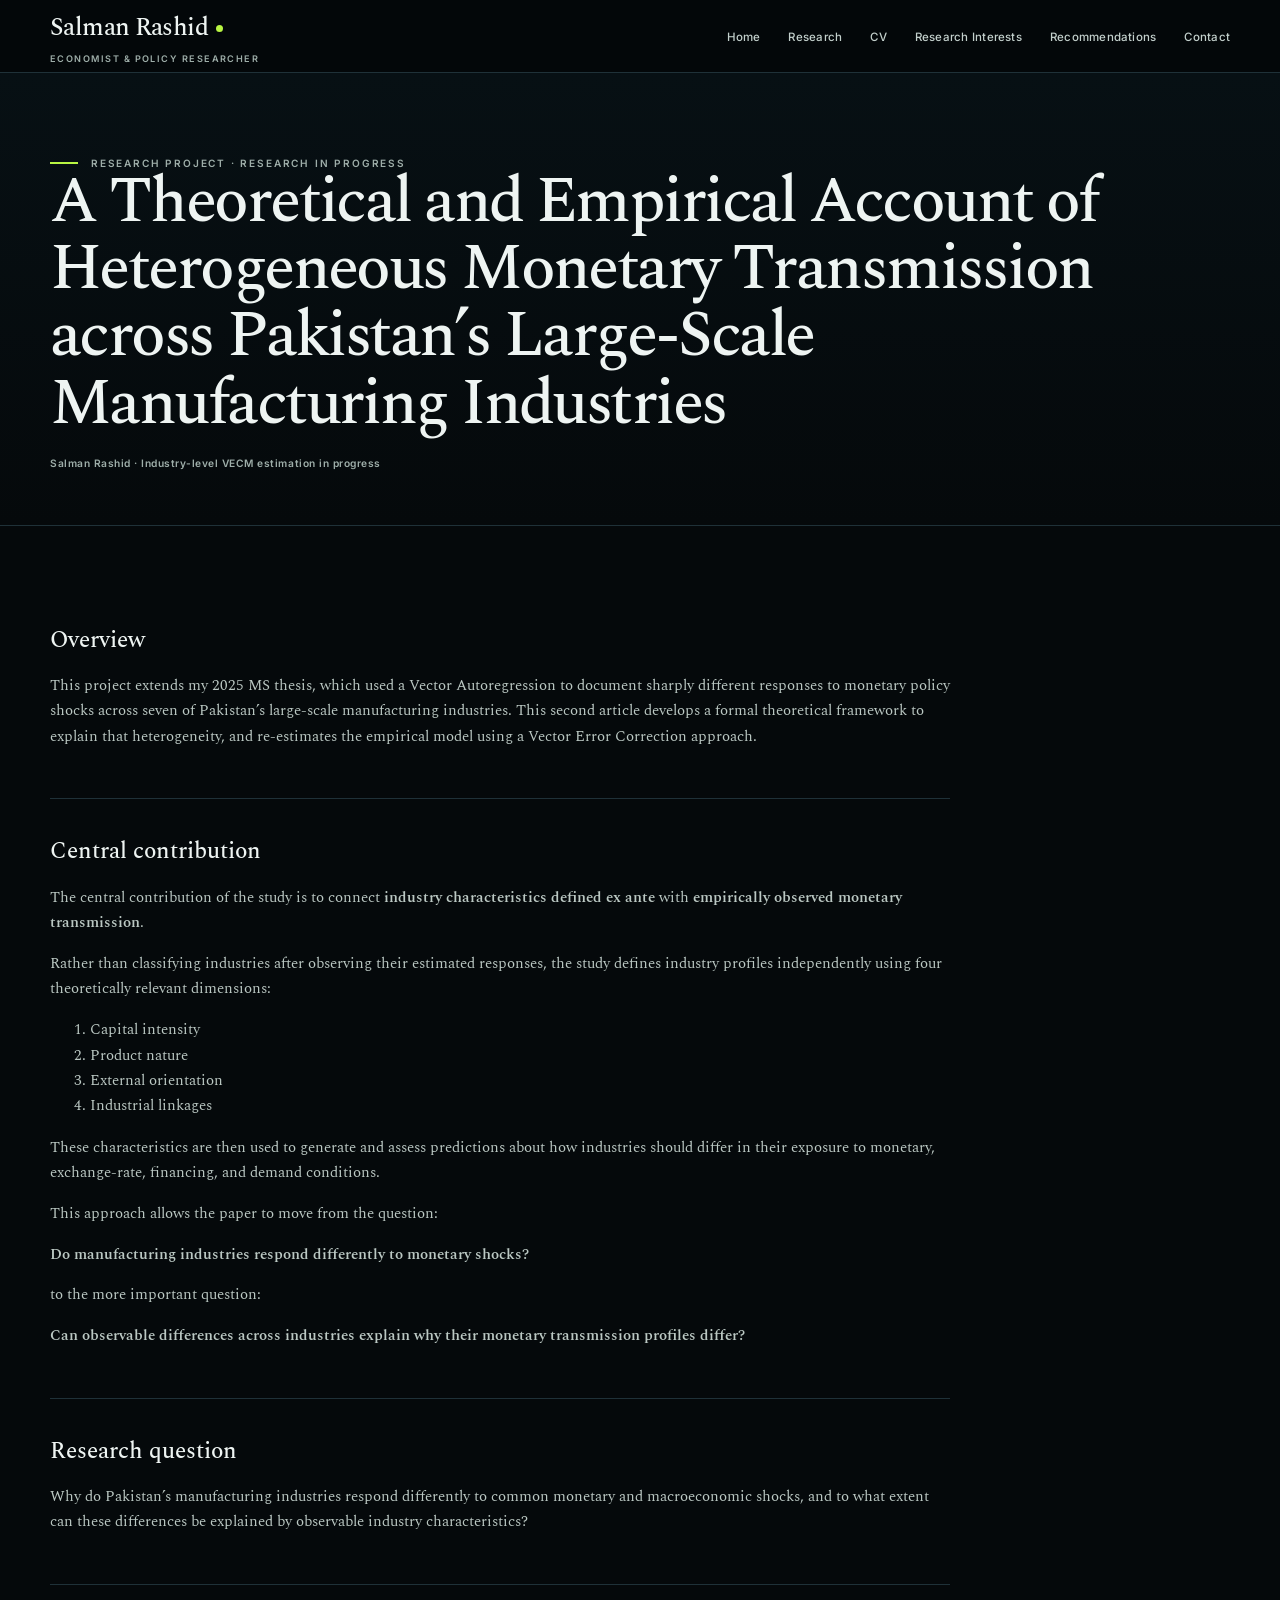
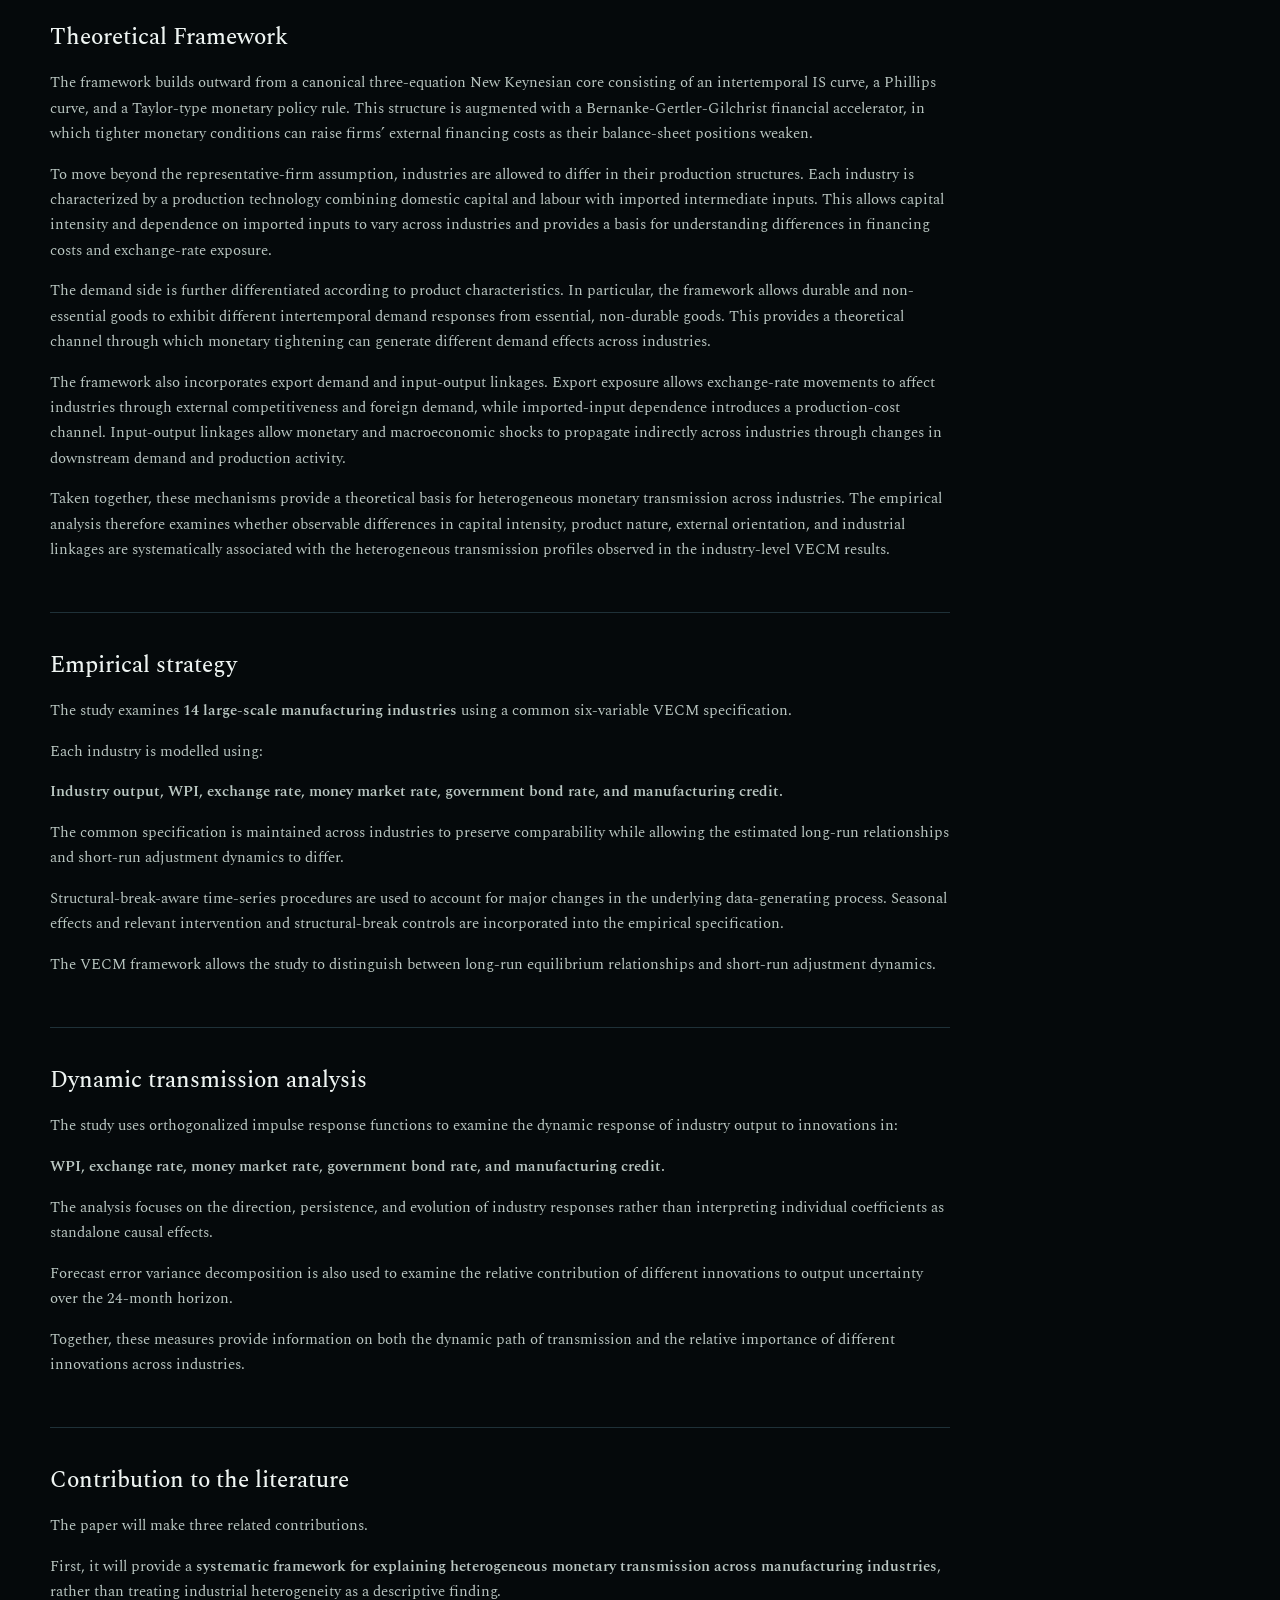
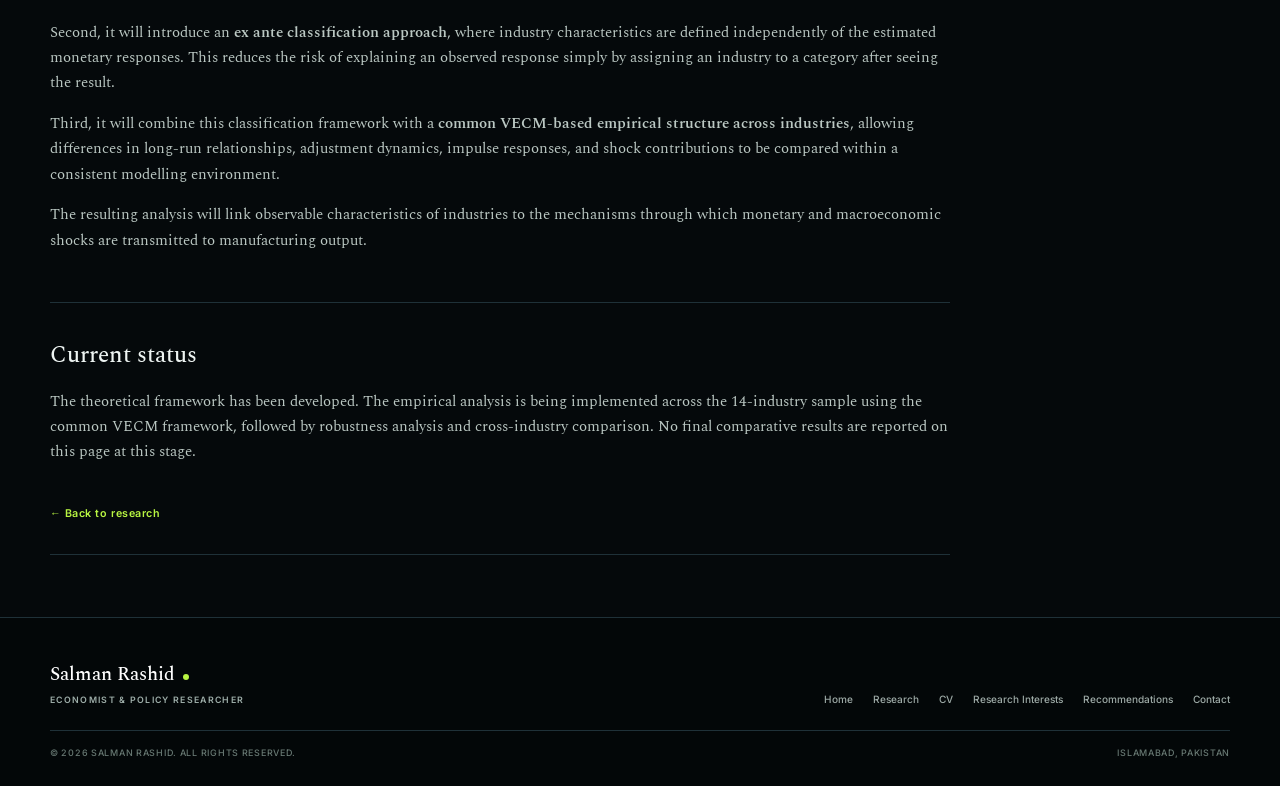
<file: research-heterogeneous-transmission.html>
<!doctype html><html lang="en"><head><meta charset="UTF-8"><meta name="viewport" content="width=device-width, initial-scale=1.0"><link rel="stylesheet" href="css/style.css"><script defer src="js/main.js"></script><script defer src="js/detail-status.js"></script><title>A Theoretical and Empirical Account of Heterogeneous Monetary Transmission | Salman Rashid</title><meta name="description" content="Ongoing theoretical and empirical research on heterogeneous monetary transmission across Pakistan’s large-scale manufacturing industries."></head><body data-research-slug="heterogeneous-transmission"><header class="site-header"><div class="wrap header-inner"><a class="brand" href="index.html"><span class="brand-name">Salman Rashid</span><span class="brand-sub">ECONOMIST &amp; POLICY RESEARCHER</span></a><button class="nav-toggle" aria-label="Toggle navigation" aria-expanded="false">Menu</button><nav class="main-nav" aria-label="Primary navigation"><ul><li><a href="index.html">Home</a></li><li><a href="research.html">Research</a></li><li><a href="cv.html">CV</a></li><li><a href="index.html#research-interests">Research Interests</a></li><li><a href="recommendations.html">Recommendations</a></li><li><a href="contact.html">Contact</a></li></ul></nav></div></header><main><section class="page-hero"><div class="wrap"><div class="section-label" id="detail-status">Research project · Work in progress</div><h1>A Theoretical and Empirical Account of Heterogeneous Monetary Transmission across Pakistan’s Large-Scale Manufacturing Industries</h1><div class="page-meta" id="detail-meta">Author: Salman Rashid</div></div></section><div class="wrap content"><article class="paper">
<section><h2>Overview</h2><p>This project extends my 2025 MS thesis, which used a Vector Autoregression to document sharply different responses to monetary policy shocks across seven of Pakistan’s large-scale manufacturing industries. This second article develops a formal theoretical framework to explain that heterogeneity, and re-estimates the empirical model using a Vector Error Correction approach.</p></section>
<section><h2>Central contribution</h2><p>The central contribution of the study is to connect <strong>industry characteristics defined ex ante</strong> with <strong>empirically observed monetary transmission</strong>.</p><p>Rather than classifying industries after observing their estimated responses, the study defines industry profiles independently using four theoretically relevant dimensions:</p><ol><li>Capital intensity</li><li>Product nature</li><li>External orientation</li><li>Industrial linkages</li></ol><p>These characteristics are then used to generate and assess predictions about how industries should differ in their exposure to monetary, exchange-rate, financing, and demand conditions.</p><p>This approach allows the paper to move from the question:</p><p><strong>Do manufacturing industries respond differently to monetary shocks?</strong></p><p>to the more important question:</p><p><strong>Can observable differences across industries explain why their monetary transmission profiles differ?</strong></p></section>
<section><h2>Research question</h2><p>Why do Pakistan’s manufacturing industries respond differently to common monetary and macroeconomic shocks, and to what extent can these differences be explained by observable industry characteristics?</p></section>
<section><h2>Theoretical Framework</h2><p>The framework builds outward from a canonical three-equation New Keynesian core consisting of an intertemporal IS curve, a Phillips curve, and a Taylor-type monetary policy rule. This structure is augmented with a Bernanke-Gertler-Gilchrist financial accelerator, in which tighter monetary conditions can raise firms’ external financing costs as their balance-sheet positions weaken.</p><p>To move beyond the representative-firm assumption, industries are allowed to differ in their production structures. Each industry is characterized by a production technology combining domestic capital and labour with imported intermediate inputs. This allows capital intensity and dependence on imported inputs to vary across industries and provides a basis for understanding differences in financing costs and exchange-rate exposure.</p><p>The demand side is further differentiated according to product characteristics. In particular, the framework allows durable and non-essential goods to exhibit different intertemporal demand responses from essential, non-durable goods. This provides a theoretical channel through which monetary tightening can generate different demand effects across industries.</p><p>The framework also incorporates export demand and input-output linkages. Export exposure allows exchange-rate movements to affect industries through external competitiveness and foreign demand, while imported-input dependence introduces a production-cost channel. Input-output linkages allow monetary and macroeconomic shocks to propagate indirectly across industries through changes in downstream demand and production activity.</p><p>Taken together, these mechanisms provide a theoretical basis for heterogeneous monetary transmission across industries. The empirical analysis therefore examines whether observable differences in capital intensity, product nature, external orientation, and industrial linkages are systematically associated with the heterogeneous transmission profiles observed in the industry-level VECM results.</p></section>
<section><h2>Empirical strategy</h2><p>The study examines <strong>14 large-scale manufacturing industries</strong> using a common six-variable VECM specification.</p><p>Each industry is modelled using:</p><p><strong>Industry output, WPI, exchange rate, money market rate, government bond rate, and manufacturing credit.</strong></p><p>The common specification is maintained across industries to preserve comparability while allowing the estimated long-run relationships and short-run adjustment dynamics to differ.</p><p>Structural-break-aware time-series procedures are used to account for major changes in the underlying data-generating process. Seasonal effects and relevant intervention and structural-break controls are incorporated into the empirical specification.</p><p>The VECM framework allows the study to distinguish between long-run equilibrium relationships and short-run adjustment dynamics.</p></section>
<section><h2>Dynamic transmission analysis</h2><p>The study uses orthogonalized impulse response functions to examine the dynamic response of industry output to innovations in:</p><p><strong>WPI, exchange rate, money market rate, government bond rate, and manufacturing credit.</strong></p><p>The analysis focuses on the direction, persistence, and evolution of industry responses rather than interpreting individual coefficients as standalone causal effects.</p><p>Forecast error variance decomposition is also used to examine the relative contribution of different innovations to output uncertainty over the 24-month horizon.</p><p>Together, these measures provide information on both the dynamic path of transmission and the relative importance of different innovations across industries.</p></section>
<section><h2>Contribution to the literature</h2><p>The paper will make three related contributions.</p><p>First, it will provide a <strong>systematic framework for explaining heterogeneous monetary transmission across manufacturing industries</strong>, rather than treating industrial heterogeneity as a descriptive finding.</p><p>Second, it will introduce an <strong>ex ante classification approach</strong>, where industry characteristics are defined independently of the estimated monetary responses. This reduces the risk of explaining an observed response simply by assigning an industry to a category after seeing the result.</p><p>Third, it will combine this classification framework with a <strong>common VECM-based empirical structure across industries</strong>, allowing differences in long-run relationships, adjustment dynamics, impulse responses, and shock contributions to be compared within a consistent modelling environment.</p><p>The resulting analysis will link observable characteristics of industries to the mechanisms through which monetary and macroeconomic shocks are transmitted to manufacturing output.</p></section>
<section><h2>Current status</h2><p>The theoretical framework has been developed. The empirical analysis is being implemented across the 14-industry sample using the common VECM framework, followed by robustness analysis and cross-industry comparison. No final comparative results are reported on this page at this stage.</p><div class="detail-links"><a class="text-link" href="research.html">← Back to research</a></div></section>
</article></div></main><footer class="site-footer"><div class="wrap footer-row"><div><div class="footer-name">Salman Rashid</div><div class="footer-role">ECONOMIST &amp; POLICY RESEARCHER</div></div><div class="footer-links"><a href="index.html">Home</a><a href="research.html">Research</a><a href="cv.html">CV</a><a href="index.html#research-interests">Research Interests</a><a href="recommendations.html">Recommendations</a><a href="contact.html">Contact</a></div></div><div class="wrap footer-bottom"><span>© 2026 Salman Rashid. All rights reserved.</span><span>Islamabad, Pakistan</span></div></footer></body></html>
</file>
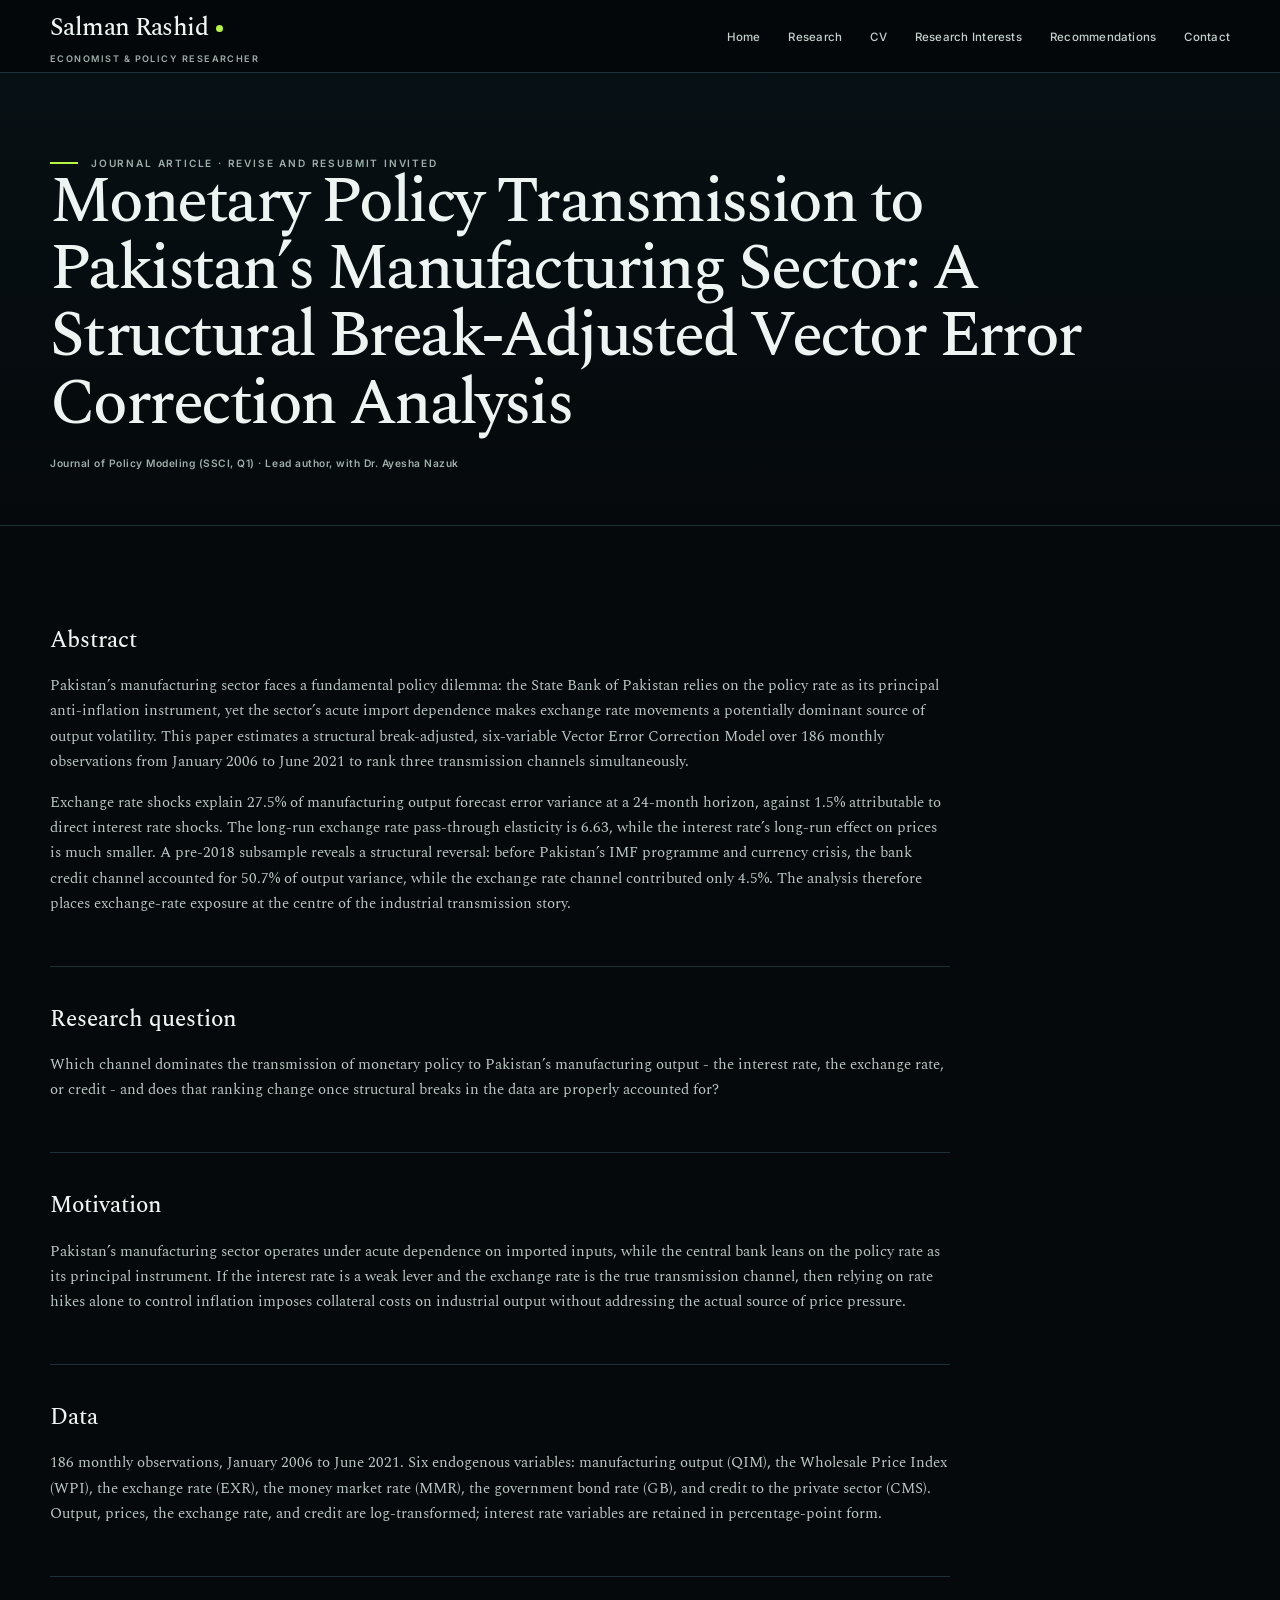
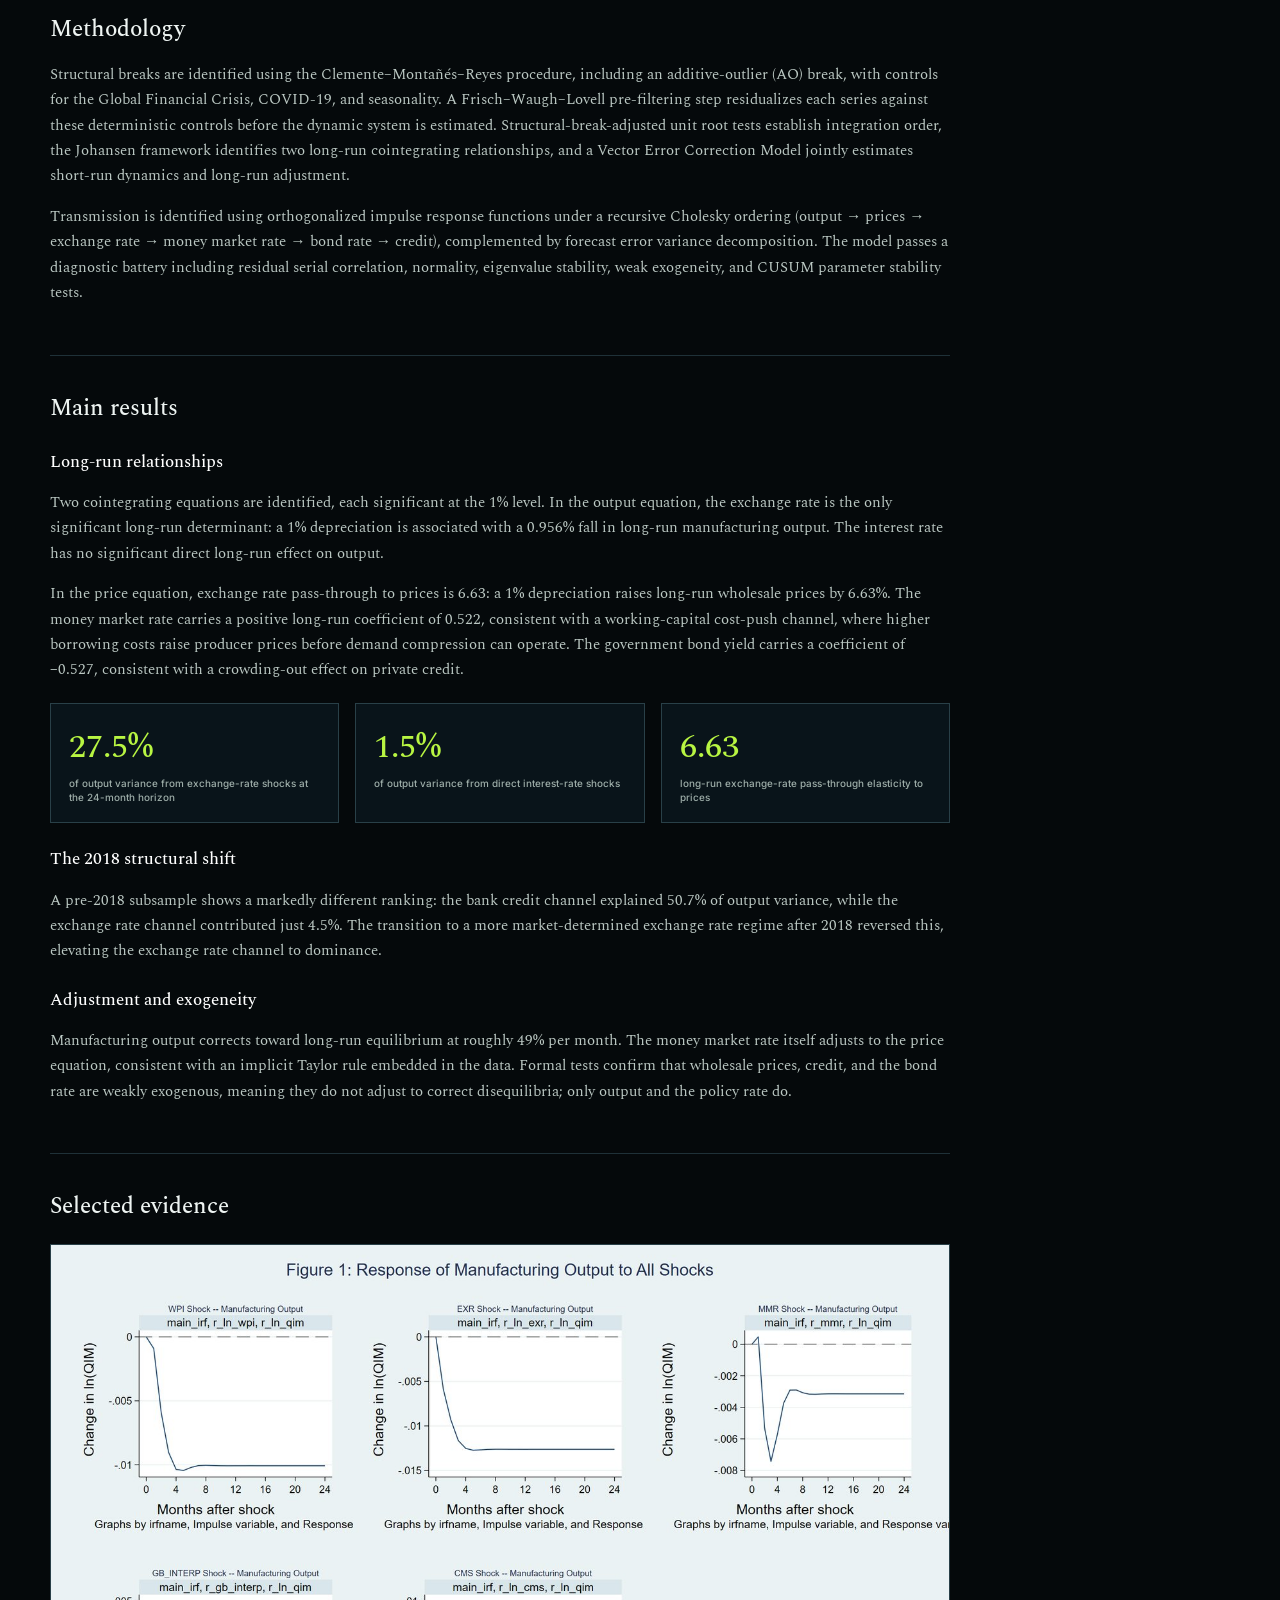
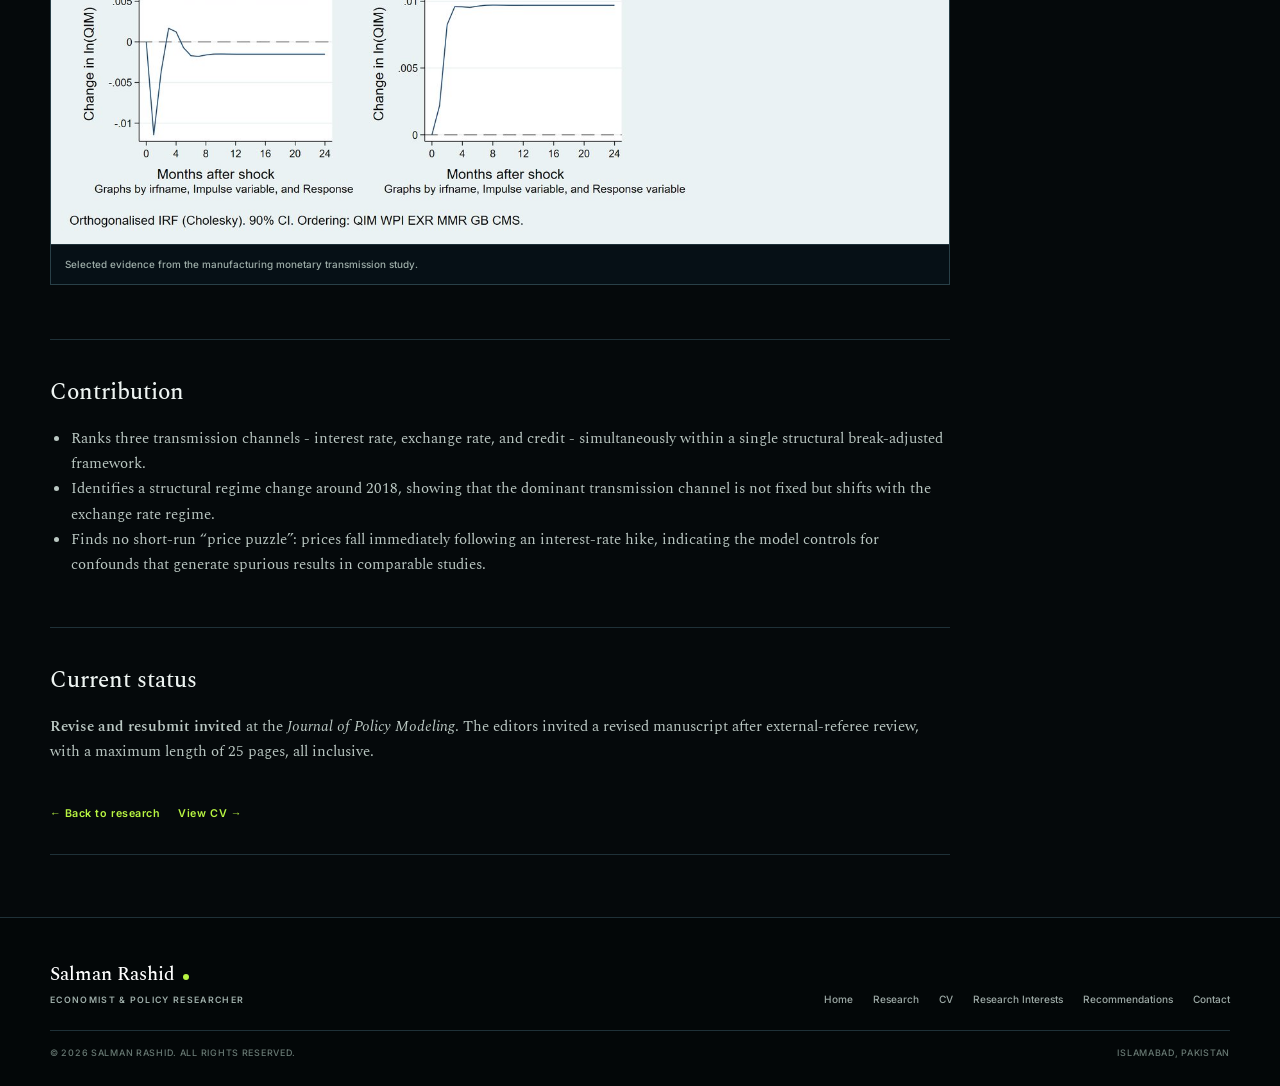
<file: research-monetary-transmission.html>
<!doctype html><html lang="en"><head><meta charset="UTF-8"><meta name="viewport" content="width=device-width, initial-scale=1.0"><link rel="stylesheet" href="css/style.css"><script defer src="js/main.js"></script><script defer src="js/detail-status.js"></script><title>Monetary Policy Transmission to Pakistan’s Manufacturing Sector | Salman Rashid</title><meta name="description" content="Monetary policy transmission research by Salman Rashid, submitted to the Journal of Policy Modeling."></head><body data-research-slug="monetary-transmission"><header class="site-header"><div class="wrap header-inner"><a class="brand" href="index.html"><span class="brand-name">Salman Rashid</span><span class="brand-sub">ECONOMIST &amp; POLICY RESEARCHER</span></a><button class="nav-toggle" aria-label="Toggle navigation" aria-expanded="false">Menu</button><nav class="main-nav" aria-label="Primary navigation"><ul><li><a href="index.html">Home</a></li><li><a href="research.html">Research</a></li><li><a href="cv.html">CV</a></li><li><a href="index.html#research-interests">Research Interests</a></li><li><a href="recommendations.html">Recommendations</a></li><li><a href="contact.html">Contact</a></li></ul></nav></div></header><main><section class="page-hero"><div class="wrap"><div class="section-label" id="detail-status">Journal article · Revise and resubmit invited</div><h1>Monetary Policy Transmission to Pakistan’s Manufacturing Sector: A Structural Break-Adjusted Vector Error Correction Analysis</h1><div class="page-meta" id="detail-meta">Lead author, with Dr. Ayesha Nazuk, NUST · Journal of Policy Modeling (SSCI, Q1)</div></div></section><div class="wrap content"><article class="paper">
<section><h2>Abstract</h2><p>Pakistan’s manufacturing sector faces a fundamental policy dilemma: the State Bank of Pakistan relies on the policy rate as its principal anti-inflation instrument, yet the sector’s acute import dependence makes exchange rate movements a potentially dominant source of output volatility. This paper estimates a structural break-adjusted, six-variable Vector Error Correction Model over 186 monthly observations from January 2006 to June 2021 to rank three transmission channels simultaneously.</p><p>Exchange rate shocks explain 27.5% of manufacturing output forecast error variance at a 24-month horizon, against 1.5% attributable to direct interest rate shocks. The long-run exchange rate pass-through elasticity is 6.63, while the interest rate’s long-run effect on prices is much smaller. A pre-2018 subsample reveals a structural reversal: before Pakistan’s IMF programme and currency crisis, the bank credit channel accounted for 50.7% of output variance, while the exchange rate channel contributed only 4.5%. The analysis therefore places exchange-rate exposure at the centre of the industrial transmission story.</p></section>
<section><h2>Research question</h2><p>Which channel dominates the transmission of monetary policy to Pakistan’s manufacturing output - the interest rate, the exchange rate, or credit - and does that ranking change once structural breaks in the data are properly accounted for?</p></section>
<section><h2>Motivation</h2><p>Pakistan’s manufacturing sector operates under acute dependence on imported inputs, while the central bank leans on the policy rate as its principal instrument. If the interest rate is a weak lever and the exchange rate is the true transmission channel, then relying on rate hikes alone to control inflation imposes collateral costs on industrial output without addressing the actual source of price pressure.</p></section>
<section><h2>Data</h2><p>186 monthly observations, January 2006 to June 2021. Six endogenous variables: manufacturing output (QIM), the Wholesale Price Index (WPI), the exchange rate (EXR), the money market rate (MMR), the government bond rate (GB), and credit to the private sector (CMS). Output, prices, the exchange rate, and credit are log-transformed; interest rate variables are retained in percentage-point form.</p></section>
<section><h2>Methodology</h2><p>Structural breaks are identified using the Clemente–Montañés–Reyes procedure, including an additive-outlier (AO) break, with controls for the Global Financial Crisis, COVID-19, and seasonality. A Frisch–Waugh–Lovell pre-filtering step residualizes each series against these deterministic controls before the dynamic system is estimated. Structural-break-adjusted unit root tests establish integration order, the Johansen framework identifies two long-run cointegrating relationships, and a Vector Error Correction Model jointly estimates short-run dynamics and long-run adjustment.</p><p>Transmission is identified using orthogonalized impulse response functions under a recursive Cholesky ordering (output → prices → exchange rate → money market rate → bond rate → credit), complemented by forecast error variance decomposition. The model passes a diagnostic battery including residual serial correlation, normality, eigenvalue stability, weak exogeneity, and CUSUM parameter stability tests.</p></section>
<section><h2>Main results</h2><h3>Long-run relationships</h3><p>Two cointegrating equations are identified, each significant at the 1% level. In the output equation, the exchange rate is the only significant long-run determinant: a 1% depreciation is associated with a 0.956% fall in long-run manufacturing output. The interest rate has no significant direct long-run effect on output.</p><p>In the price equation, exchange rate pass-through to prices is 6.63: a 1% depreciation raises long-run wholesale prices by 6.63%. The money market rate carries a positive long-run coefficient of 0.522, consistent with a working-capital cost-push channel, where higher borrowing costs raise producer prices before demand compression can operate. The government bond yield carries a coefficient of −0.527, consistent with a crowding-out effect on private credit.</p><div class="stat-row"><div class="stat"><div class="num">27.5%</div><div class="label">of output variance from exchange-rate shocks at the 24-month horizon</div></div><div class="stat"><div class="num">1.5%</div><div class="label">of output variance from direct interest-rate shocks</div></div><div class="stat"><div class="num">6.63</div><div class="label">long-run exchange-rate pass-through elasticity to prices</div></div></div><h3>The 2018 structural shift</h3><p>A pre-2018 subsample shows a markedly different ranking: the bank credit channel explained 50.7% of output variance, while the exchange rate channel contributed just 4.5%. The transition to a more market-determined exchange rate regime after 2018 reversed this, elevating the exchange rate channel to dominance.</p><h3>Adjustment and exogeneity</h3><p>Manufacturing output corrects toward long-run equilibrium at roughly 49% per month. The money market rate itself adjusts to the price equation, consistent with an implicit Taylor rule embedded in the data. Formal tests confirm that wholesale prices, credit, and the bond rate are weakly exogenous, meaning they do not adjust to correct disequilibria; only output and the policy rate do.</p></section>
<section><h2>Selected evidence</h2><figure class="evidence"><img src="assets/images/project1-figure-irf.jpg" alt="Impulse response figure from the manufacturing monetary transmission study"><figcaption>Selected evidence from the manufacturing monetary transmission study.</figcaption></figure></section>
<section><h2>Contribution</h2><ul><li>Ranks three transmission channels - interest rate, exchange rate, and credit - simultaneously within a single structural break-adjusted framework.</li><li>Identifies a structural regime change around 2018, showing that the dominant transmission channel is not fixed but shifts with the exchange rate regime.</li><li>Finds no short-run “price puzzle”: prices fall immediately following an interest-rate hike, indicating the model controls for confounds that generate spurious results in comparable studies.</li></ul></section>
<section><h2>Current status</h2><p><strong>Revise and resubmit invited</strong> at the <em>Journal of Policy Modeling</em>. The editors invited a revised manuscript after external-referee review, with a maximum length of 25 pages, all inclusive.</p><div class="detail-links"><a class="text-link" href="research.html">← Back to research</a><a class="text-link" href="cv.html">View CV →</a></div></section>
</article></div></main><footer class="site-footer"><div class="wrap footer-row"><div><div class="footer-name">Salman Rashid</div><div class="footer-role">ECONOMIST &amp; POLICY RESEARCHER</div></div><div class="footer-links"><a href="index.html">Home</a><a href="research.html">Research</a><a href="cv.html">CV</a><a href="index.html#research-interests">Research Interests</a><a href="recommendations.html">Recommendations</a><a href="contact.html">Contact</a></div></div><div class="wrap footer-bottom"><span>© 2026 Salman Rashid. All rights reserved.</span><span>Islamabad, Pakistan</span></div></footer></body></html>
</file>
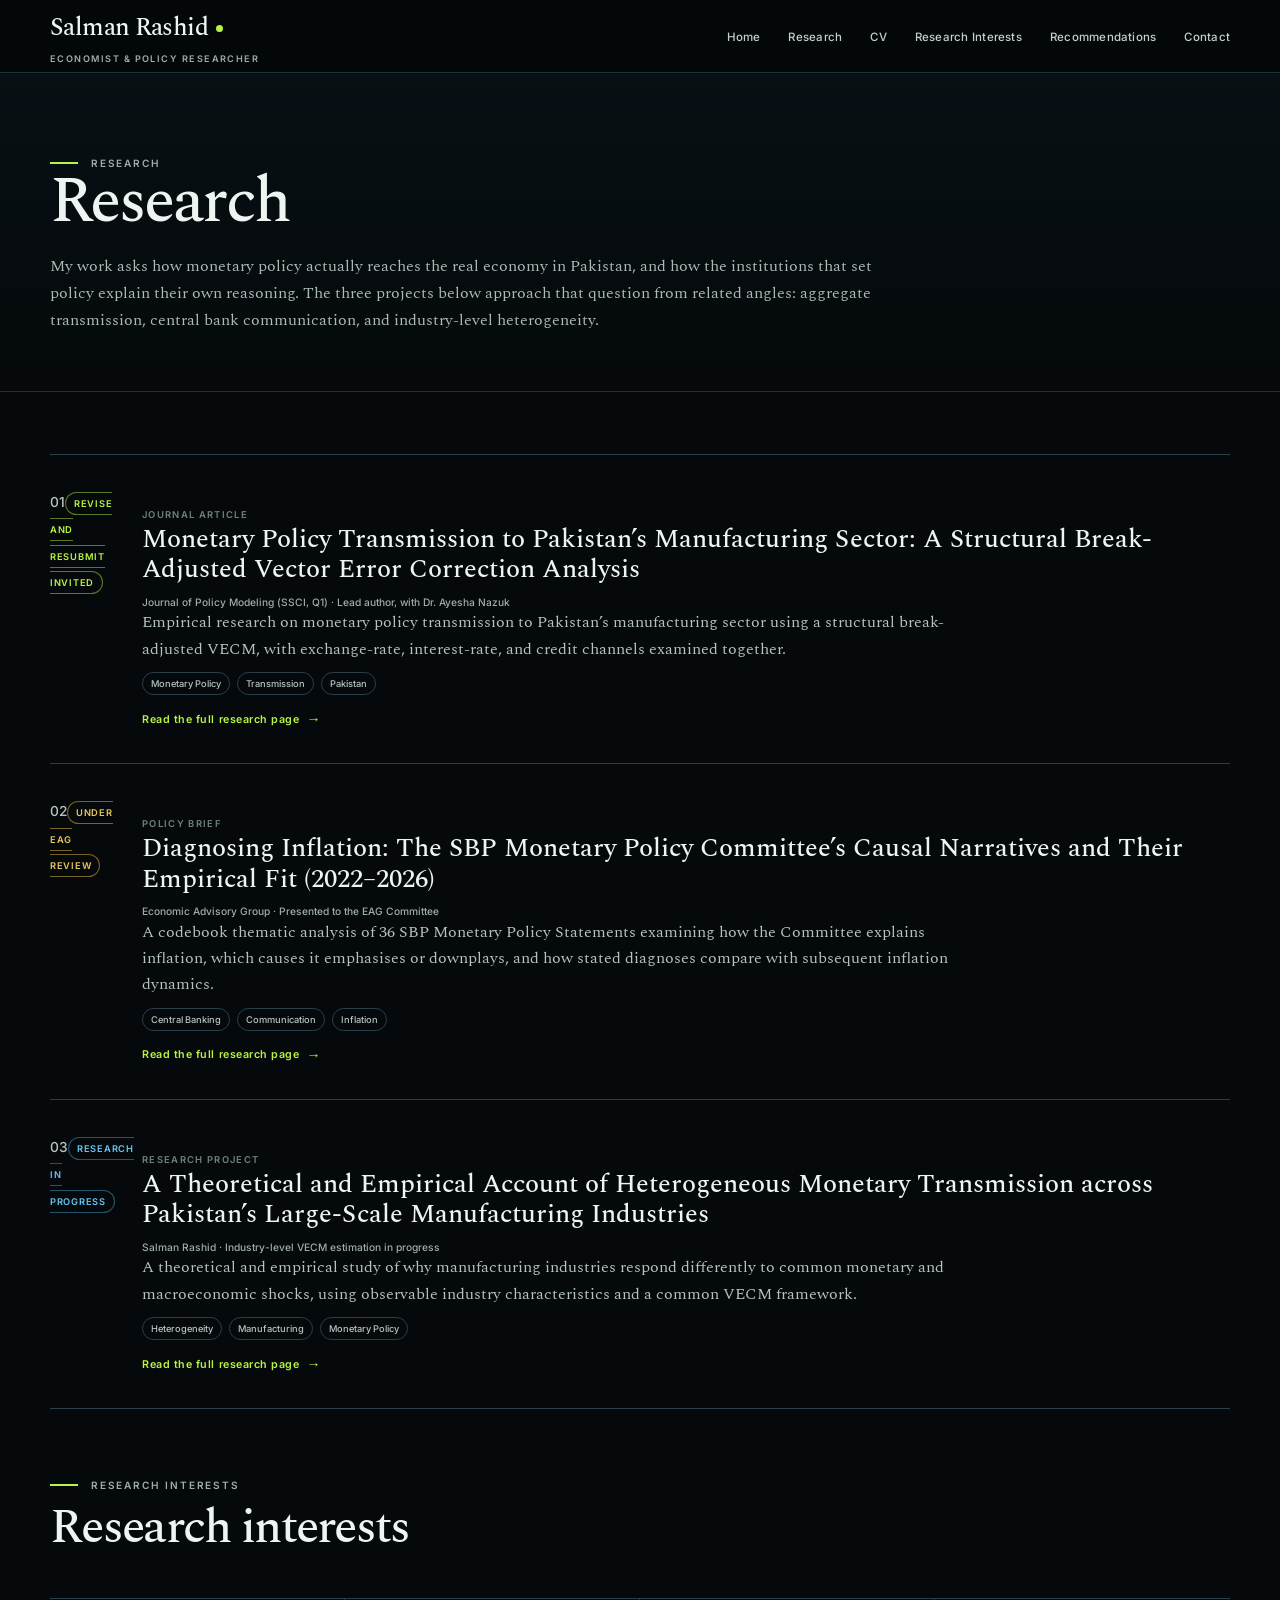
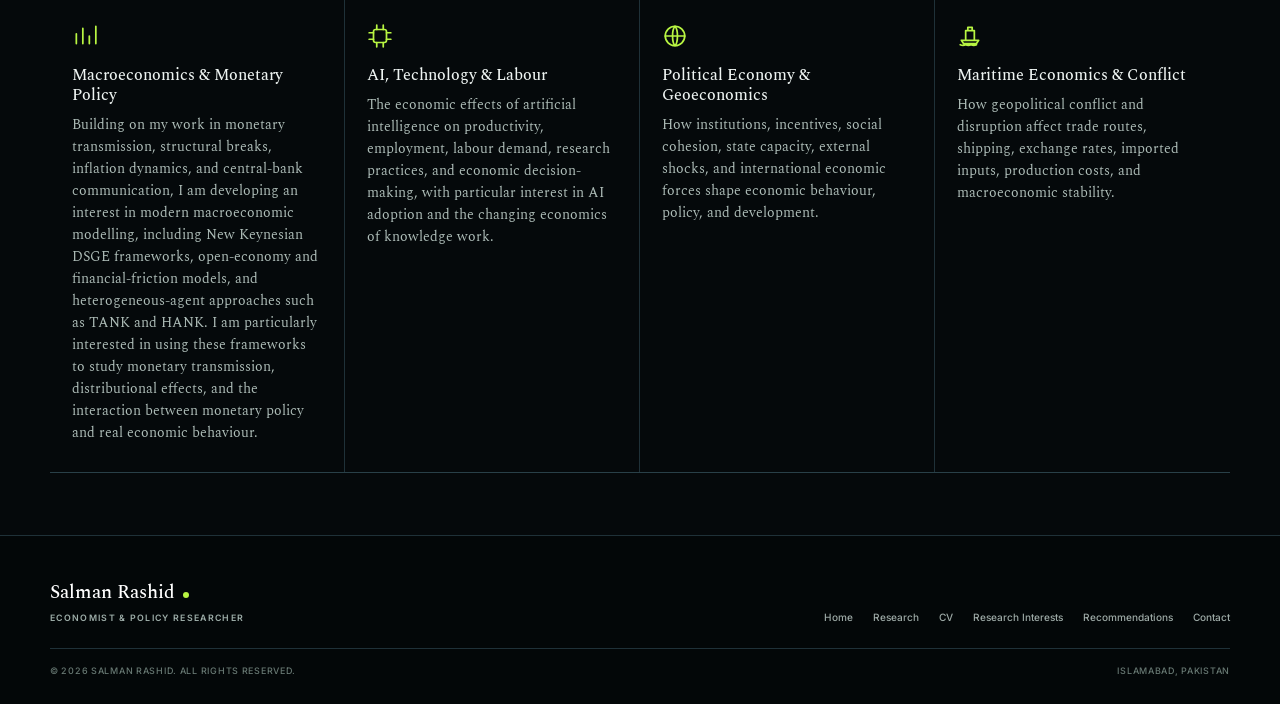
<file: research.html>
<!doctype html><html lang="en"><head><meta charset="UTF-8"><meta name="viewport" content="width=device-width, initial-scale=1.0"><link rel="stylesheet" href="css/style.css"><script defer src="js/main.js"></script><title>Research | Salman Rashid</title><meta name="description" content="Research by Salman Rashid on monetary policy transmission, central-bank communication and heterogeneous industry responses in Pakistan."></head><body data-page="research"><header class="site-header"><div class="wrap header-inner"><a class="brand" href="index.html"><span class="brand-name">Salman Rashid</span><span class="brand-sub">ECONOMIST &amp; POLICY RESEARCHER</span></a><button class="nav-toggle" aria-label="Toggle navigation" aria-expanded="false">Menu</button><nav class="main-nav" aria-label="Primary navigation"><ul><li><a href="index.html">Home</a></li><li><a href="research.html">Research</a></li><li><a href="cv.html">CV</a></li><li><a href="index.html#research-interests">Research Interests</a></li><li><a href="recommendations.html">Recommendations</a></li><li><a href="contact.html">Contact</a></li></ul></nav></div></header><main><section class="page-hero"><div class="wrap"><div class="section-label">Research</div><h1>Research</h1><p class="lede" id="research-intro" data-loading>Loading…</p></div></section><section class="content"><div class="wrap"><div id="research-project-list" class="research-list" data-loading></div><div class="section-head" style="margin-top:70px"><div><div class="section-label">Research Interests</div><h2>Research interests</h2></div></div><div id="research-interest-list" class="interest-grid" data-loading></div></div></section></main><footer class="site-footer"><div class="wrap footer-row"><div><div class="footer-name">Salman Rashid</div><div class="footer-role">ECONOMIST &amp; POLICY RESEARCHER</div></div><div class="footer-links"><a href="index.html">Home</a><a href="research.html">Research</a><a href="cv.html">CV</a><a href="index.html#research-interests">Research Interests</a><a href="recommendations.html">Recommendations</a><a href="contact.html">Contact</a></div></div><div class="wrap footer-bottom"><span>© 2026 Salman Rashid. All rights reserved.</span><span>Islamabad, Pakistan</span></div></footer></body></html>
</file>
<file: css/style.css>
:root{
  --bg:#05090b; --bg2:#071116; --panel:#09141a; --panel2:#0b171d;
  --text:#eef4f2; --muted:#9eaea9; --dim:#6f827d; --line:#1f3138; --line2:#294048;
  --accent:#b8f542; --accent2:#d7ff72; --max:1180px; --sans:Inter,Arial,sans-serif; --serif:Spectral,Georgia,serif;
  --shadow:0 20px 50px rgba(0,0,0,.25)
}
@font-face{font-family:Inter;src:url('../assets/fonts/inter-latin-400-normal.woff2') format('woff2');font-weight:400;font-style:normal;font-display:swap}
@font-face{font-family:Inter;src:url('../assets/fonts/inter-latin-500-normal.woff2') format('woff2');font-weight:500;font-style:normal;font-display:swap}
@font-face{font-family:Inter;src:url('../assets/fonts/inter-latin-600-normal.woff2') format('woff2');font-weight:600;font-style:normal;font-display:swap}
@font-face{font-family:Spectral;src:url('../assets/fonts/spectral-latin-400-normal.woff2') format('woff2');font-weight:400;font-style:normal;font-display:swap}
@font-face{font-family:Spectral;src:url('../assets/fonts/spectral-latin-500-normal.woff2') format('woff2');font-weight:500;font-style:normal;font-display:swap}
@font-face{font-family:Spectral;src:url('../assets/fonts/spectral-latin-600-normal.woff2') format('woff2');font-weight:600;font-style:normal;font-display:swap}
@font-face{font-family:Spectral;src:url('../assets/fonts/spectral-latin-400-italic.woff2') format('woff2');font-weight:400;font-style:italic;font-display:swap}
*{box-sizing:border-box}html{scroll-behavior:smooth}body{margin:0;background:var(--bg);color:var(--text);font-family:var(--serif);font-size:16px;line-height:1.65}a{color:inherit;text-decoration:none}img{max-width:100%;display:block}.wrap{width:min(var(--max),calc(100% - 56px));margin:0 auto}.site-header{position:sticky;top:0;z-index:50;background:rgba(4,8,10,.96);border-bottom:1px solid var(--line);backdrop-filter:blur(12px)}.header-inner{min-height:72px;display:flex;align-items:center;justify-content:space-between;gap:30px}.brand{display:flex;flex-direction:column;line-height:1}.brand-name{font:500 1.55rem var(--serif);letter-spacing:-.025em}.brand-name::after{content:'';display:inline-block;width:7px;height:7px;border-radius:50%;background:var(--accent);margin-left:8px;vertical-align:middle}.brand-sub{font:600 .57rem var(--sans);letter-spacing:.16em;color:var(--muted);margin-top:7px}.main-nav ul{list-style:none;display:flex;gap:28px;margin:0;padding:0}.main-nav a{font:500 .72rem var(--sans);letter-spacing:.02em;color:#c3d0cc;padding:26px 0 22px;border-bottom:2px solid transparent}.main-nav a:hover,.main-nav a[aria-current=page]{color:var(--accent);border-bottom-color:var(--accent)}.nav-toggle{display:none;background:none;border:1px solid var(--line2);color:var(--text);padding:8px 11px;font:600 .68rem var(--sans)}
.hero{position:relative;overflow:hidden;min-height:470px;border-bottom:1px solid var(--line);background:#060b0e}.hero::before{content:'';position:absolute;inset:0;background:linear-gradient(90deg,rgba(4,9,11,.98) 0%,rgba(4,9,11,.92) 39%,rgba(4,9,11,.38) 63%,rgba(4,9,11,.23) 100%),url('../assets/images/hero-cover.jpg') center/cover no-repeat;transform:scale(1.02)}.hero::after{content:'';position:absolute;inset:0;background:linear-gradient(180deg,rgba(5,9,11,.25),rgba(5,9,11,.48));pointer-events:none}.hero-grid{position:relative;z-index:2;min-height:470px;display:grid;grid-template-columns:1.18fr .82fr;gap:30px;align-items:end;padding:70px 0 44px}.hero-copy{max-width:700px;padding-bottom:24px}.eyebrow{font:600 .64rem var(--sans);letter-spacing:.18em;text-transform:uppercase;color:var(--accent);margin-bottom:15px}.hero h1{font:500 clamp(3rem,6vw,4.6rem) var(--serif);letter-spacing:-.05em;line-height:.95;margin:0;color:#fff}.hero h1 em{font-style:normal;color:var(--accent)}.hero-role{margin:18px 0 0;font:500 1.25rem var(--sans);letter-spacing:.03em;color:#fff}.hero-location{margin:13px 0 0;font:500 .75rem var(--sans);letter-spacing:.04em;color:#d4ddd9}.hero-location::before{content:'●';color:var(--accent);margin-right:9px;font-size:.5rem;vertical-align:middle}.hero-photo{justify-self:end;width:min(430px,100%);align-self:end}.hero-photo img{width:100%;height:390px;object-fit:cover;object-position:center 15%;filter:saturate(.88) contrast(1.04);mask-image:linear-gradient(to top,#000 86%,transparent 100%);-webkit-mask-image:linear-gradient(to top,#000 86%,transparent 100%)}
.section{padding:76px 0;border-bottom:1px solid var(--line)}.section.alt{background:var(--bg2)}.section-head{display:flex;justify-content:space-between;align-items:end;gap:20px;margin-bottom:34px}.section-label{display:flex;align-items:center;gap:13px;color:var(--muted);font:600 .63rem var(--sans);letter-spacing:.18em;text-transform:uppercase}.section-label::before{content:'';width:28px;height:2px;background:var(--accent)}.section-head h2{margin:0;font:500 clamp(2rem,4vw,3rem) var(--serif);letter-spacing:-.035em}.section-head .small-link{font:500 .7rem var(--sans);color:var(--accent)}
.positioning{display:grid;grid-template-columns:1.06fr .94fr;gap:62px}.positioning h2{margin:0 0 17px;font:500 2.35rem var(--serif)}.positioning p,.open-to p{margin:0 0 18px;color:#c7d1ce;font-size:1rem}.open-panel{border:1px solid var(--line2);background:rgba(9,19,24,.78);padding:26px 28px;box-shadow:var(--shadow)}.open-panel h3{margin:0 0 12px;font:600 .66rem var(--sans);text-transform:uppercase;letter-spacing:.16em;color:var(--accent)}.open-panel .current-role{margin-top:24px;padding-top:23px;border-top:1px solid var(--line)}.current-role h3{margin-bottom:9px}.current-role-title{font:500 1.08rem var(--sans);color:#fff}.current-role-date{font:500 .68rem var(--sans);color:var(--muted);margin:5px 0 12px}.current-role-copy{color:#b9c5c1;font-size:.92rem;margin:0 0 8px}
.projects-grid{display:grid;grid-template-columns:repeat(3,1fr);gap:16px}.project-card{border:1px solid var(--line2);background:linear-gradient(180deg,rgba(10,22,28,.88),rgba(7,15,19,.9));padding:25px 24px 23px;min-height:325px;display:flex;flex-direction:column;transition:border-color .2s,transform .2s,box-shadow .2s}.project-card:hover{border-color:#48636c;transform:translateY(-2px);box-shadow:var(--shadow)}.project-top{display:flex;justify-content:space-between;align-items:center;gap:10px}.project-no{font:500 .86rem var(--sans);color:#b7c5c0}.status{font:600 .58rem var(--sans);letter-spacing:.08em;text-transform:uppercase;border:1px solid #5c7a24;padding:5px 8px;color:var(--accent);border-radius:999px}.status.amber{border-color:#7a6321;color:#e7c759}.status.blue{border-color:#28546b;color:#66c6f1}.project-kicker{margin-top:22px;font:600 .59rem var(--sans);letter-spacing:.14em;text-transform:uppercase;color:var(--dim)}.project-card h3{margin:7px 0 9px;font:500 1.2rem/1.22 var(--serif);color:#fff}.project-meta{font:500 .64rem var(--sans);color:var(--muted);line-height:1.45}.project-card p{margin:16px 0 16px;color:#b9c7c2;font-size:.92rem;line-height:1.58}.tags{display:flex;gap:7px;flex-wrap:wrap;margin-top:auto;padding-top:10px}.tags span{font:500 .58rem var(--sans);color:#b7c5c0;border:1px solid var(--line2);border-radius:999px;padding:5px 8px}.text-link{display:inline-flex;align-items:center;gap:7px;font:600 .67rem var(--sans);letter-spacing:.05em;color:var(--accent);margin-top:17px}.text-link .arrow{font-size:.88rem;line-height:1}.button{display:inline-flex;align-items:center;justify-content:center;border:1px solid var(--accent);padding:10px 15px;font:600 .67rem var(--sans);letter-spacing:.05em;color:var(--accent);transition:.2s}.button:hover{background:var(--accent);color:#0b100b}.button-outline{border-color:var(--line2);color:#cfe2db}.button-outline:hover{border-color:var(--accent);color:#0b100b}
.interest-grid{display:grid;grid-template-columns:repeat(4,1fr);border-top:1px solid var(--line2);border-bottom:1px solid var(--line2)}.interest-card{padding:24px 22px 28px;border-right:1px solid var(--line)}.interest-card:last-child{border-right:none}.interest-card .icon{width:26px;height:26px;color:var(--accent);margin-bottom:16px}.interest-card .icon svg{width:100%;height:100%;fill:none;stroke:currentColor;stroke-width:1.6;stroke-linecap:round;stroke-linejoin:round}.interest-card h3{font:500 1rem/1.25 var(--serif);margin:0 0 9px}.interest-card p{margin:0;color:#aebdb8;font-size:.87rem;line-height:1.58}
.quick-grid{display:grid;grid-template-columns:repeat(5,1fr);border-top:1px solid var(--line2);border-bottom:1px solid var(--line2)}.quick-card{padding:25px 20px;text-align:center;border-right:1px solid var(--line)}.quick-card:last-child{border-right:none}.quick-icon{width:24px;height:24px;margin:0 auto 11px;color:var(--accent)}.quick-icon svg{width:100%;height:100%;fill:none;stroke:currentColor;stroke-width:1.5;stroke-linecap:round;stroke-linejoin:round}.quick-card h3{margin:0 0 4px;font:500 .92rem var(--serif)}.quick-card p{margin:0;color:var(--muted);font:500 .63rem/1.4 var(--sans)}
.recommendation-grid{display:grid;grid-template-columns:repeat(3,1fr);gap:16px}.recommendation-card{border:1px solid var(--line2);padding:24px;background:var(--panel)}.quote{margin:0 0 19px;color:#cbd6d1;font-style:italic;font-size:.92rem;line-height:1.56}.rec-name{font:600 .72rem var(--sans);color:var(--accent)}.rec-role,.rec-affil{font:500 .61rem var(--sans);color:var(--muted);line-height:1.45}.empty-recs{border:1px solid var(--line2);padding:28px;display:flex;align-items:center;justify-content:space-between;gap:20px;background:var(--panel)}.empty-recs p{margin:0;color:var(--muted);font-size:.9rem}
.site-footer{padding:42px 0 28px;border-top:1px solid var(--line);background:#030708}.footer-row{display:flex;justify-content:space-between;gap:20px;align-items:end}.footer-name{font:500 1.2rem var(--serif);color:#fff}.footer-name::after{content:'';display:inline-block;width:6px;height:6px;background:var(--accent);border-radius:50%;margin-left:8px}.footer-role{margin-top:5px;font:600 .55rem var(--sans);letter-spacing:.15em;color:var(--muted)}.footer-links{display:flex;gap:20px}.footer-links a{font:500 .63rem var(--sans);color:#9daaa6}.footer-links a:hover{color:var(--accent)}.footer-bottom{margin-top:25px;padding-top:16px;border-top:1px solid var(--line);display:flex;justify-content:space-between;font:500 .56rem var(--sans);letter-spacing:.08em;color:#687973;text-transform:uppercase}
.page-hero{padding:84px 0 56px;border-bottom:1px solid var(--line);background:linear-gradient(180deg,#071014,#05090b)}.page-hero h1{margin:0;font:500 clamp(2.5rem,5vw,4.6rem)/1.05 var(--serif);letter-spacing:-.04em;max-width:1050px}.page-hero .lede{margin:18px 0 0;max-width:850px;color:#acbbb6;font-size:1.02rem}.page-meta{margin-top:19px;font:600 .64rem var(--sans);letter-spacing:.05em;color:var(--muted)}.content{padding:62px 0}.research-row{display:grid;grid-template-columns:70px 1fr;gap:22px;border-top:1px solid var(--line2);padding:32px 0}.research-row:last-child{border-bottom:1px solid var(--line2)}.research-row h2{margin:4px 0 10px;font:500 1.65rem/1.15 var(--serif)}.research-row p{margin:0;max-width:820px;color:#b6c4bf}.row-top{padding-top:2px}.research-interest-list{display:grid;grid-template-columns:repeat(2,1fr);gap:0;border-top:1px solid var(--line2);border-bottom:1px solid var(--line2)}.research-interest-list .interest-card{border-right:1px solid var(--line);border-bottom:1px solid var(--line)}.research-interest-list .interest-card:nth-child(2n){border-right:none}.research-interest-list .interest-card:nth-last-child(-n+2){border-bottom:none}
.paper{max-width:900px}.paper section{padding:34px 0;border-bottom:1px solid var(--line)}.paper h2{margin:0 0 14px;font:500 1.45rem var(--serif)}.paper h3{margin:23px 0 8px;font:500 1.04rem var(--serif);color:#fff}.paper p,.paper li{color:#bbc8c3;font-size:.96rem}.paper ul{padding-left:21px}.callout{border-left:3px solid var(--accent);padding:10px 16px;color:#d6dfdb!important;background:#0b171d}.stat-row{display:grid;grid-template-columns:repeat(3,1fr);gap:16px;margin:20px 0}.stat{border:1px solid var(--line2);background:var(--panel);padding:18px}.stat .num{font:500 2.05rem var(--serif);color:var(--accent)}.stat .label{margin-top:4px;font:500 .62rem/1.45 var(--sans);color:var(--muted)}figure.evidence{margin:20px 0;border:1px solid var(--line2);background:#061016}figure.evidence img{width:100%;background:#fff}figure.evidence figcaption{padding:12px 14px;font:500 .62rem/1.48 var(--sans);color:var(--muted);border-top:1px solid var(--line)}.stage-box{display:grid;grid-template-columns:repeat(5,1fr);gap:0;border:1px solid var(--line2);background:var(--panel);margin:0 0 34px}.stage-box div{padding:16px;border-right:1px solid var(--line)}.stage-box div:last-child{border-right:none}.stage-box strong{display:block;font:600 .58rem var(--sans);text-transform:uppercase;letter-spacing:.09em;color:var(--accent);margin-bottom:7px}.stage-box span{font:500 .72rem/1.45 var(--sans);color:#c6d3ce}.detail-links{display:flex;gap:18px;flex-wrap:wrap;margin-top:25px}.cv-download{display:inline-flex;margin-top:10px}.cv-grid{display:grid;grid-template-columns:1fr .32fr;gap:50px}.cv-entry{padding:26px 0;border-top:1px solid var(--line)}.cv-entry h3{margin:0 0 6px;font:500 1.15rem/1.25 var(--serif)}.cv-meta{font:600 .62rem var(--sans);color:var(--muted);letter-spacing:.02em}.cv-entry p,.cv-entry li{color:#b9c7c1;font-size:.92rem}.cv-entry ul{padding-left:21px}.cv-side{border-left:1px solid var(--line);padding-left:28px;height:max-content;position:sticky;top:100px}.cv-side h3{font:600 .62rem var(--sans);letter-spacing:.12em;text-transform:uppercase;color:var(--accent);margin:0 0 14px}.cv-side p{color:#b8c5c0;font-size:.82rem}.skills-grid{display:grid;grid-template-columns:1fr 1fr;gap:0}.skills-grid>div{padding:22px 24px;border-top:1px solid var(--line);border-right:1px solid var(--line)}.skills-grid>div:nth-child(2n){border-right:none}.skills-grid h4{margin:0 0 8px;color:var(--accent);font:600 .61rem var(--sans);letter-spacing:.1em;text-transform:uppercase}.skills-grid p{margin:0;color:#b8c5c0;font-size:.88rem}.list-clean{padding-left:20px}.recommendation-form{max-width:760px}.form-grid{display:grid;grid-template-columns:1fr 1fr;gap:15px}.field{display:flex;flex-direction:column;gap:6px;margin-bottom:15px}.field label{font:600 .62rem var(--sans);letter-spacing:.09em;text-transform:uppercase;color:var(--muted)}.field input,.field textarea{border:1px solid var(--line2);background:#071116;color:#eff5f2;padding:11px 12px;font:400 .86rem var(--sans);outline:none}.field textarea{min-height:160px;resize:vertical}.field input:focus,.field textarea:focus{border-color:#5e7f32}.form-message{font:600 .72rem var(--sans);margin-top:14px}.success{color:var(--accent)}.error{color:#ff8d8d}.honeypot{position:absolute;left:-9999px;width:1px;height:1px;overflow:hidden}
@media(max-width:980px){.main-nav ul{gap:17px}.hero-grid{grid-template-columns:1fr .68fr}.projects-grid{grid-template-columns:1fr 1fr}.interest-grid{grid-template-columns:1fr 1fr}.quick-grid{grid-template-columns:1fr 1fr 1fr}.quick-card:nth-child(3){border-right:none}.quick-card{border-bottom:1px solid var(--line)}.positioning{grid-template-columns:1fr}.cv-grid{grid-template-columns:1fr}.cv-side{border-left:0;border-top:1px solid var(--line);padding:25px 0;position:static}.stage-box{grid-template-columns:1fr 1fr}.stage-box div:nth-child(2n){border-right:none}.stage-box div{border-bottom:1px solid var(--line)}.stage-box div:last-child{border-bottom:none}}
@media(max-width:720px){.wrap{width:min(var(--max),calc(100% - 34px))}.header-inner{min-height:66px}.main-nav{display:none}.main-nav.open{display:block;position:absolute;left:0;right:0;top:66px;background:#05090b;border-bottom:1px solid var(--line);padding:12px 17px}.main-nav.open ul{flex-direction:column;gap:0}.main-nav.open a{display:block;padding:12px 0}.nav-toggle{display:block}.hero{min-height:610px}.hero::before{background:linear-gradient(180deg,rgba(4,9,11,.97) 0%,rgba(4,9,11,.83) 42%,rgba(4,9,11,.55) 100%),url('../assets/images/hero-cover.jpg') center/cover no-repeat}.hero-grid{min-height:610px;grid-template-columns:1fr;align-items:end;padding:62px 0 0}.hero-copy{padding-bottom:0}.hero h1{font-size:3.5rem}.hero-photo{width:min(330px,82%);justify-self:end}.hero-photo img{height:270px}.section{padding:58px 0}.section-head{align-items:start;flex-direction:column}.projects-grid,.recommendation-grid,.interest-grid,.quick-grid,.research-interest-list,.skills-grid,.form-grid{grid-template-columns:1fr}.interest-card,.quick-card,.skills-grid>div{border-right:none}.research-interest-list .interest-card:nth-last-child(-n+2){border-bottom:1px solid var(--line)}.quick-card:last-child{border-bottom:none}.stat-row{grid-template-columns:1fr}.research-row{grid-template-columns:48px 1fr}.page-hero{padding:58px 0 42px}.stage-box{grid-template-columns:1fr}.stage-box div{border-right:none}.empty-recs{flex-direction:column;align-items:flex-start}.footer-row,.footer-bottom{flex-direction:column;align-items:flex-start}.footer-links{flex-wrap:wrap}.paper p,.paper li{font-size:.93rem}}
@media(prefers-reduced-motion:reduce){html{scroll-behavior:auto}.project-card{transition:none}}
</file>
